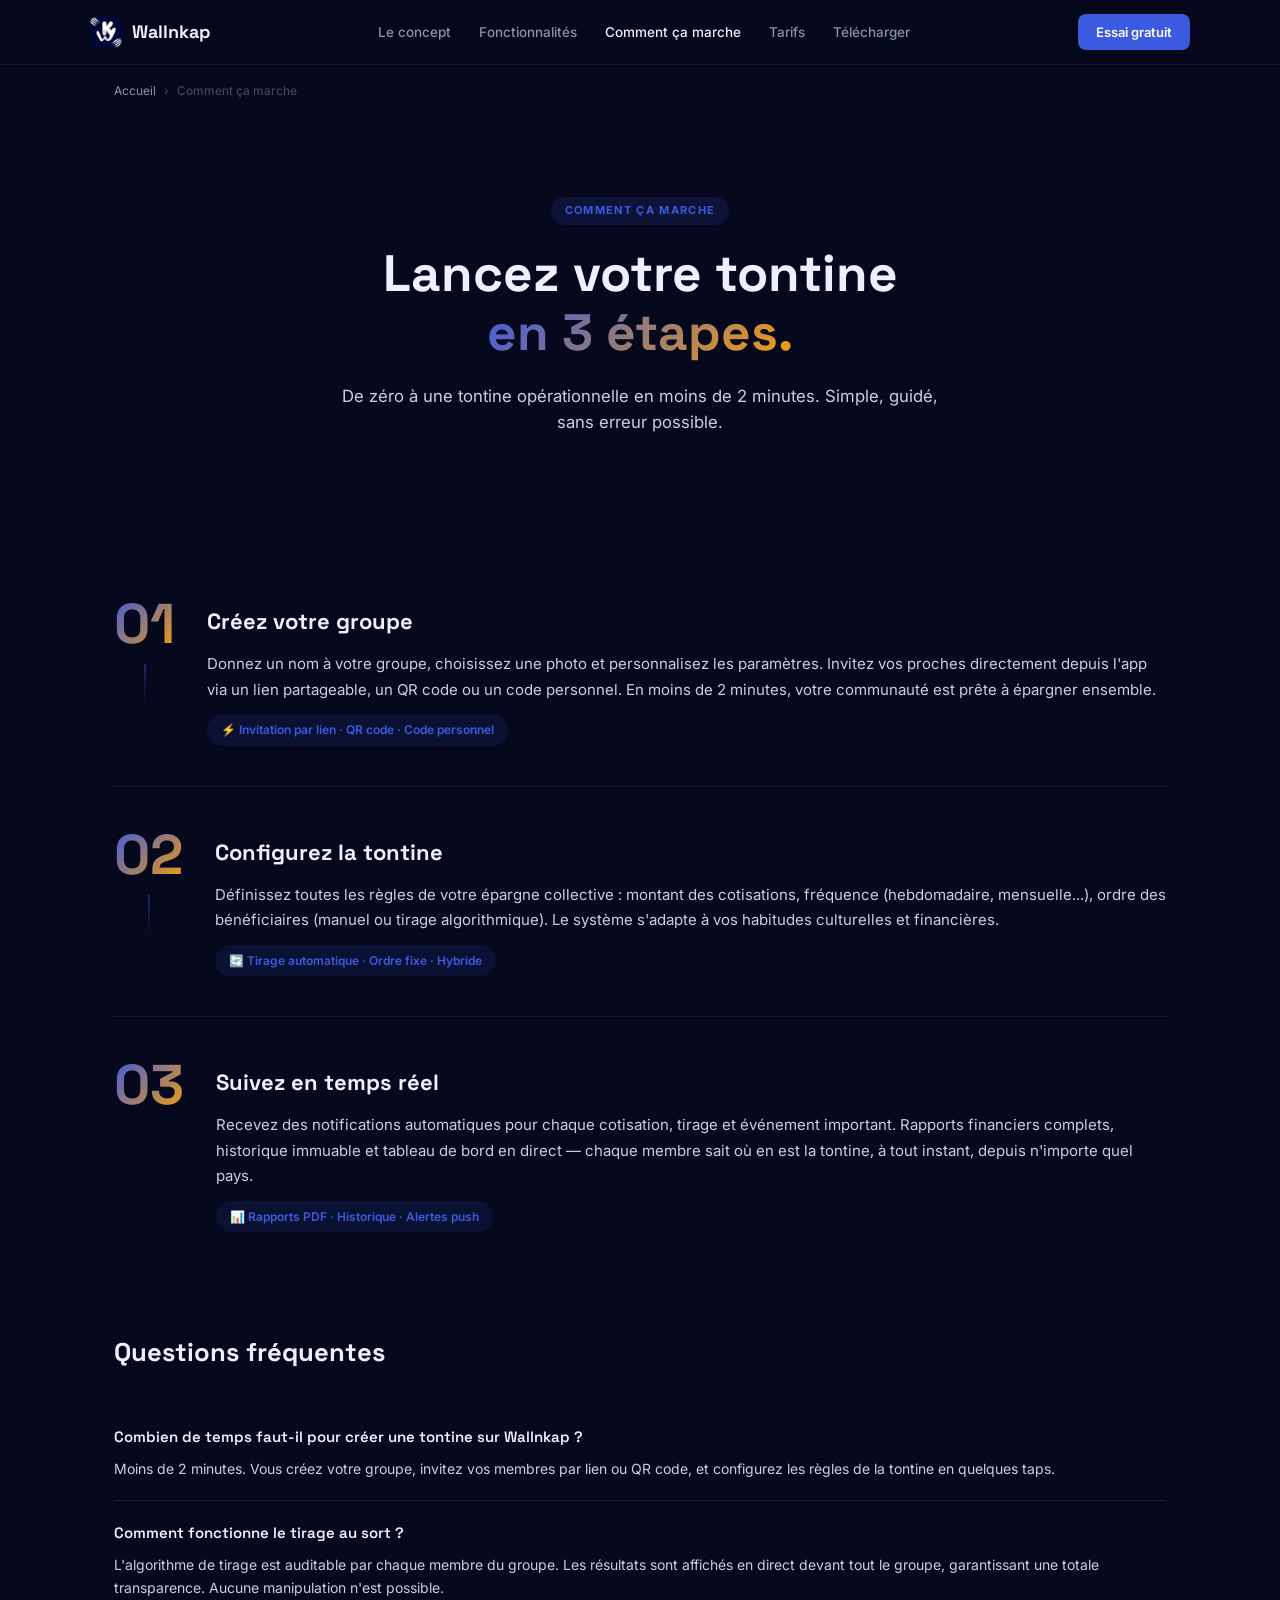
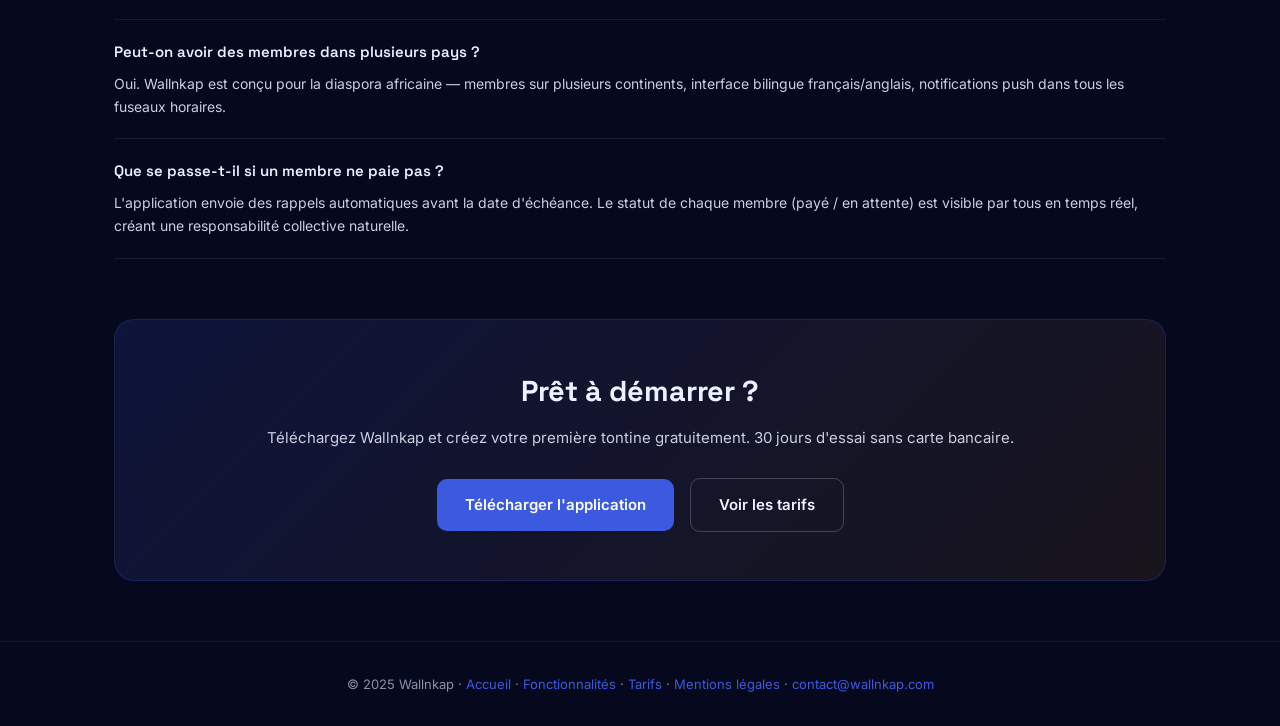
<file: comment-ca-marche.html>
<!DOCTYPE html>
<html lang="fr">
<head>
  <meta charset="UTF-8">
  <meta name="viewport" content="width=device-width, initial-scale=1.0">
  <title>Comment ça marche — Wallnkap | Lancez votre tontine en 3 étapes</title>
  <meta name="description" content="Créez votre groupe, configurez votre tontine et suivez tout en temps réel. Wallnkap vous guide en 3 étapes simples pour lancer votre épargne collective.">
  <meta name="robots" content="index, follow">
  <link rel="canonical" href="https://wallnkap.com/comment-ca-marche">
  <meta property="og:type" content="website">
  <meta property="og:url" content="https://wallnkap.com/comment-ca-marche">
  <meta property="og:site_name" content="Wallnkap">
  <meta property="og:title" content="Comment ça marche — Wallnkap | 3 étapes pour votre tontine">
  <meta property="og:description" content="Créez votre groupe, configurez la tontine, suivez en temps réel. Tontine digitale opérationnelle en moins de 2 minutes.">
  <meta property="og:image" content="https://wallnkap.com/images/banniere.png">
  <link rel="icon" href="/favicon.png">
  <link rel="preconnect" href="https://fonts.googleapis.com">
  <link rel="preconnect" href="https://fonts.gstatic.com" crossorigin>
  <link href="https://fonts.googleapis.com/css2?family=Space+Grotesk:wght@400;500;600;700;800&family=Inter:wght@300;400;500;600&display=swap" rel="stylesheet">
  <style>
    *,*::before,*::after{box-sizing:border-box;margin:0;padding:0}
    :root{
      --bg:#06091E;--bg2:#0D1230;--blue:#1A2FBE;--blue2:#3C5AE0;--gold:#F59E0B;
      --text:#EDF0FF;--muted:#8893A8;--silver:#C8D0E0;
      --grad:linear-gradient(135deg,#3C5AE0 0%,#F59E0B 100%);
    }
    html{scroll-behavior:smooth}
    body{background:var(--bg);color:var(--text);font-family:'Inter',sans-serif;line-height:1.6;min-height:100vh}
    nav{position:sticky;top:0;z-index:100;background:rgba(6,9,30,.92);backdrop-filter:blur(18px);border-bottom:1px solid rgba(255,255,255,.06);padding:0 24px}
    .nav-inner{max-width:1100px;margin:0 auto;height:64px;display:flex;align-items:center;justify-content:space-between}
    .nav-logo{display:flex;align-items:center;gap:10px;text-decoration:none;color:var(--text);font-family:'Space Grotesk',sans-serif;font-weight:700;font-size:18px}
    .nav-logo img{width:32px;height:32px;border-radius:8px;object-fit:cover}
    .nav-links{display:flex;gap:28px;list-style:none}
    .nav-links a{color:var(--muted);text-decoration:none;font-size:13.5px;font-weight:500;transition:color .2s}
    .nav-links a:hover,.nav-links a.active{color:var(--text)}
    .nav-cta{background:var(--blue2);color:#fff;padding:8px 18px;border-radius:8px;font-size:13px;font-weight:600;text-decoration:none}
    .page-hero{padding:80px 24px 60px;text-align:center;max-width:800px;margin:0 auto}
    .s-label{display:inline-block;font-size:11px;font-weight:700;letter-spacing:.12em;text-transform:uppercase;color:var(--blue2);background:rgba(60,90,224,.12);padding:5px 14px;border-radius:20px;margin-bottom:20px}
    .page-title{font-family:'Space Grotesk',sans-serif;font-weight:800;font-size:clamp(2rem,5vw,3.2rem);line-height:1.15;margin-bottom:20px}
    .grad{background:var(--grad);-webkit-background-clip:text;-webkit-text-fill-color:transparent;background-clip:text}
    .page-desc{font-size:1.05rem;color:var(--silver);max-width:600px;margin:0 auto}
    .section{max-width:1100px;margin:0 auto;padding:60px 24px}
    .breadcrumb{display:flex;align-items:center;gap:8px;font-size:12px;color:var(--muted);padding:16px 24px;max-width:1100px;margin:0 auto}
    .breadcrumb a{color:var(--muted);text-decoration:none}
    .breadcrumb span{opacity:.5}

    /* STEPS */
    .steps{display:flex;flex-direction:column;gap:0;margin-bottom:60px}
    .step{display:flex;gap:32px;padding:40px 0;border-bottom:1px solid rgba(255,255,255,.06);align-items:flex-start}
    .step:last-child{border-bottom:none}
    .step-left{flex-shrink:0;display:flex;flex-direction:column;align-items:center;gap:12px}
    .step-num{font-family:'Space Grotesk',sans-serif;font-weight:800;font-size:56px;background:var(--grad);-webkit-background-clip:text;-webkit-text-fill-color:transparent;background-clip:text;line-height:1}
    .step-line{width:2px;height:40px;background:linear-gradient(to bottom,rgba(60,90,224,.4),transparent)}
    .step:last-child .step-line{display:none}
    .step-body{flex:1;padding-top:8px}
    .step-title{font-family:'Space Grotesk',sans-serif;font-weight:700;font-size:22px;margin-bottom:12px}
    .step-desc{font-size:15px;color:var(--silver);line-height:1.7;margin-bottom:12px}
    .step-micro{font-size:12px;color:var(--blue2);font-weight:600;background:rgba(60,90,224,.1);padding:6px 14px;border-radius:20px;display:inline-block}
    .step-icon{width:56px;height:56px;border-radius:16px;display:flex;align-items:center;justify-content:center}
    .si-1{background:rgba(60,90,224,.15)}
    .si-2{background:rgba(245,158,11,.12)}
    .si-3{background:rgba(34,197,94,.1)}

    /* FAQ */
    .faq{margin-bottom:60px}
    .faq-title{font-family:'Space Grotesk',sans-serif;font-weight:800;font-size:1.6rem;margin-bottom:32px}
    .faq-item{border-bottom:1px solid rgba(255,255,255,.07);padding:20px 0}
    .faq-q{font-family:'Space Grotesk',sans-serif;font-weight:600;font-size:15px;margin-bottom:8px}
    .faq-a{font-size:14px;color:var(--silver);line-height:1.65}

    .cta-block{background:linear-gradient(135deg,rgba(60,90,224,.15),rgba(245,158,11,.08));border:1px solid rgba(60,90,224,.2);border-radius:20px;padding:48px 32px;text-align:center}
    .cta-title{font-family:'Space Grotesk',sans-serif;font-weight:800;font-size:1.8rem;margin-bottom:12px}
    .cta-desc{color:var(--silver);margin-bottom:28px;font-size:15px}
    .btn-primary{display:inline-flex;align-items:center;gap:8px;background:var(--blue2);color:#fff;padding:14px 28px;border-radius:10px;font-size:15px;font-weight:600;text-decoration:none;transition:transform .2s,opacity .2s}
    .btn-primary:hover{transform:translateY(-2px);opacity:.9}
    .btn-ghost{display:inline-flex;align-items:center;gap:8px;border:1px solid rgba(255,255,255,.2);color:var(--text);padding:14px 28px;border-radius:10px;font-size:15px;font-weight:600;text-decoration:none;margin-left:12px}
    footer{border-top:1px solid rgba(255,255,255,.06);padding:32px 24px;text-align:center;color:var(--muted);font-size:13px}
    footer a{color:var(--blue2);text-decoration:none}
    @media(max-width:768px){.nav-links{display:none}.step{flex-direction:column;gap:16px}.step-left{flex-direction:row}.step-line{display:none}.btn-ghost{margin-left:0;margin-top:12px}}
  </style>
  <script type="application/ld+json">
  {
    "@context": "https://schema.org",
    "@graph": [
      {
        "@type": "HowTo",
        "name": "Comment lancer sa tontine avec Wallnkap",
        "description": "Guide en 3 étapes pour créer et gérer une tontine digitale avec l'application Wallnkap.",
        "step": [
          {
            "@type": "HowToStep",
            "position": 1,
            "name": "Créez votre groupe",
            "text": "Donnez un nom à votre groupe, personnalisez-le et invitez vos proches via un lien ou un code unique. En moins de 2 minutes, votre communauté est prête."
          },
          {
            "@type": "HowToStep",
            "position": 2,
            "name": "Configurez la tontine",
            "text": "Définissez les règles : montant des cotisations, fréquence, ordre des bénéficiaires (manuel ou tirage algorithmique)."
          },
          {
            "@type": "HowToStep",
            "position": 3,
            "name": "Suivez en temps réel",
            "text": "Notifications automatiques, rappels de cotisation, rapports financiers complets et historique immuable."
          }
        ]
      },
      {
        "@type": "FAQPage",
        "mainEntity": [
          {
            "@type": "Question",
            "name": "Combien de temps faut-il pour créer une tontine sur Wallnkap ?",
            "acceptedAnswer": {"@type": "Answer", "text": "Moins de 2 minutes. Vous créez votre groupe, invitez vos membres par lien ou QR code, et configurez les règles de la tontine en quelques taps."}
          },
          {
            "@type": "Question",
            "name": "Comment fonctionne le tirage au sort sur Wallnkap ?",
            "acceptedAnswer": {"@type": "Answer", "text": "L'algorithme de tirage est auditable par chaque membre du groupe. Les résultats sont affichés en direct devant tout le groupe, garantissant une totale transparence."}
          },
          {
            "@type": "Question",
            "name": "Wallnkap est-il disponible sur iOS et Android ?",
            "acceptedAnswer": {"@type": "Answer", "text": "Oui, Wallnkap est disponible sur l'App Store (iOS) et Google Play (Android). L'interface est bilingue français/anglais."}
          }
        ]
      },
      {
        "@type": "WebPage",
        "@id": "https://wallnkap.com/comment-ca-marche",
        "url": "https://wallnkap.com/comment-ca-marche",
        "name": "Comment ça marche — Wallnkap | 3 étapes pour votre tontine",
        "isPartOf": {"@id": "https://wallnkap.com/#website"},
        "inLanguage": "fr-FR",
        "breadcrumb": {
          "@type": "BreadcrumbList",
          "itemListElement": [
            {"@type": "ListItem", "position": 1, "name": "Accueil", "item": "https://wallnkap.com/"},
            {"@type": "ListItem", "position": 2, "name": "Comment ça marche", "item": "https://wallnkap.com/comment-ca-marche"}
          ]
        }
      }
    ]
  }
  </script>
</head>
<body>
  <nav>
    <div class="nav-inner">
      <a href="/" class="nav-logo">
        <img src="/images/logo.jpg" alt="Wallnkap">
        Wallnkap
      </a>
      <ul class="nav-links">
        <li><a href="/concept">Le concept</a></li>
        <li><a href="/fonctionnalites">Fonctionnalités</a></li>
        <li><a href="/comment-ca-marche" class="active">Comment ça marche</a></li>
        <li><a href="/tarifs">Tarifs</a></li>
        <li><a href="/telecharger">Télécharger</a></li>
      </ul>
      <a href="/telecharger" class="nav-cta">Essai gratuit</a>
    </div>
  </nav>

  <div class="breadcrumb">
    <a href="/">Accueil</a>
    <span>›</span>
    <span>Comment ça marche</span>
  </div>

  <div class="page-hero">
    <span class="s-label">Comment ça marche</span>
    <h1 class="page-title">Lancez votre tontine<br><span class="grad">en 3 étapes.</span></h1>
    <p class="page-desc">De zéro à une tontine opérationnelle en moins de 2 minutes. Simple, guidé, sans erreur possible.</p>
  </div>

  <div class="section">
    <div class="steps">
      <div class="step">
        <div class="step-left">
          <div class="step-num">01</div>
          <div class="step-line"></div>
        </div>
        <div class="step-body">
          <div class="step-title">Créez votre groupe</div>
          <p class="step-desc">Donnez un nom à votre groupe, choisissez une photo et personnalisez les paramètres. Invitez vos proches directement depuis l'app via un lien partageable, un QR code ou un code personnel. En moins de 2 minutes, votre communauté est prête à épargner ensemble.</p>
          <span class="step-micro">⚡ Invitation par lien · QR code · Code personnel</span>
        </div>
      </div>
      <div class="step">
        <div class="step-left">
          <div class="step-num">02</div>
          <div class="step-line"></div>
        </div>
        <div class="step-body">
          <div class="step-title">Configurez la tontine</div>
          <p class="step-desc">Définissez toutes les règles de votre épargne collective : montant des cotisations, fréquence (hebdomadaire, mensuelle...), ordre des bénéficiaires (manuel ou tirage algorithmique). Le système s'adapte à vos habitudes culturelles et financières.</p>
          <span class="step-micro">🔄 Tirage automatique · Ordre fixe · Hybride</span>
        </div>
      </div>
      <div class="step">
        <div class="step-left">
          <div class="step-num">03</div>
        </div>
        <div class="step-body">
          <div class="step-title">Suivez en temps réel</div>
          <p class="step-desc">Recevez des notifications automatiques pour chaque cotisation, tirage et événement important. Rapports financiers complets, historique immuable et tableau de bord en direct — chaque membre sait où en est la tontine, à tout instant, depuis n'importe quel pays.</p>
          <span class="step-micro">📊 Rapports PDF · Historique · Alertes push</span>
        </div>
      </div>
    </div>

    <div class="faq">
      <h2 class="faq-title">Questions fréquentes</h2>
      <div class="faq-item">
        <div class="faq-q">Combien de temps faut-il pour créer une tontine sur Wallnkap ?</div>
        <div class="faq-a">Moins de 2 minutes. Vous créez votre groupe, invitez vos membres par lien ou QR code, et configurez les règles de la tontine en quelques taps.</div>
      </div>
      <div class="faq-item">
        <div class="faq-q">Comment fonctionne le tirage au sort ?</div>
        <div class="faq-a">L'algorithme de tirage est auditable par chaque membre du groupe. Les résultats sont affichés en direct devant tout le groupe, garantissant une totale transparence. Aucune manipulation n'est possible.</div>
      </div>
      <div class="faq-item">
        <div class="faq-q">Peut-on avoir des membres dans plusieurs pays ?</div>
        <div class="faq-a">Oui. Wallnkap est conçu pour la diaspora africaine — membres sur plusieurs continents, interface bilingue français/anglais, notifications push dans tous les fuseaux horaires.</div>
      </div>
      <div class="faq-item">
        <div class="faq-q">Que se passe-t-il si un membre ne paie pas ?</div>
        <div class="faq-a">L'application envoie des rappels automatiques avant la date d'échéance. Le statut de chaque membre (payé / en attente) est visible par tous en temps réel, créant une responsabilité collective naturelle.</div>
      </div>
    </div>

    <div class="cta-block">
      <h2 class="cta-title">Prêt à démarrer ?</h2>
      <p class="cta-desc">Téléchargez Wallnkap et créez votre première tontine gratuitement. 30 jours d'essai sans carte bancaire.</p>
      <a href="/telecharger" class="btn-primary">Télécharger l'application</a>
      <a href="/tarifs" class="btn-ghost">Voir les tarifs</a>
    </div>
  </div>

  <footer>
    <p>&copy; 2025 Wallnkap · <a href="/">Accueil</a> · <a href="/fonctionnalites">Fonctionnalités</a> · <a href="/tarifs">Tarifs</a> · <a href="/#legal">Mentions légales</a> · <a href="mailto:contact@wallnkap.com">contact@wallnkap.com</a></p>
  </footer>
</body>
</html>
</file>
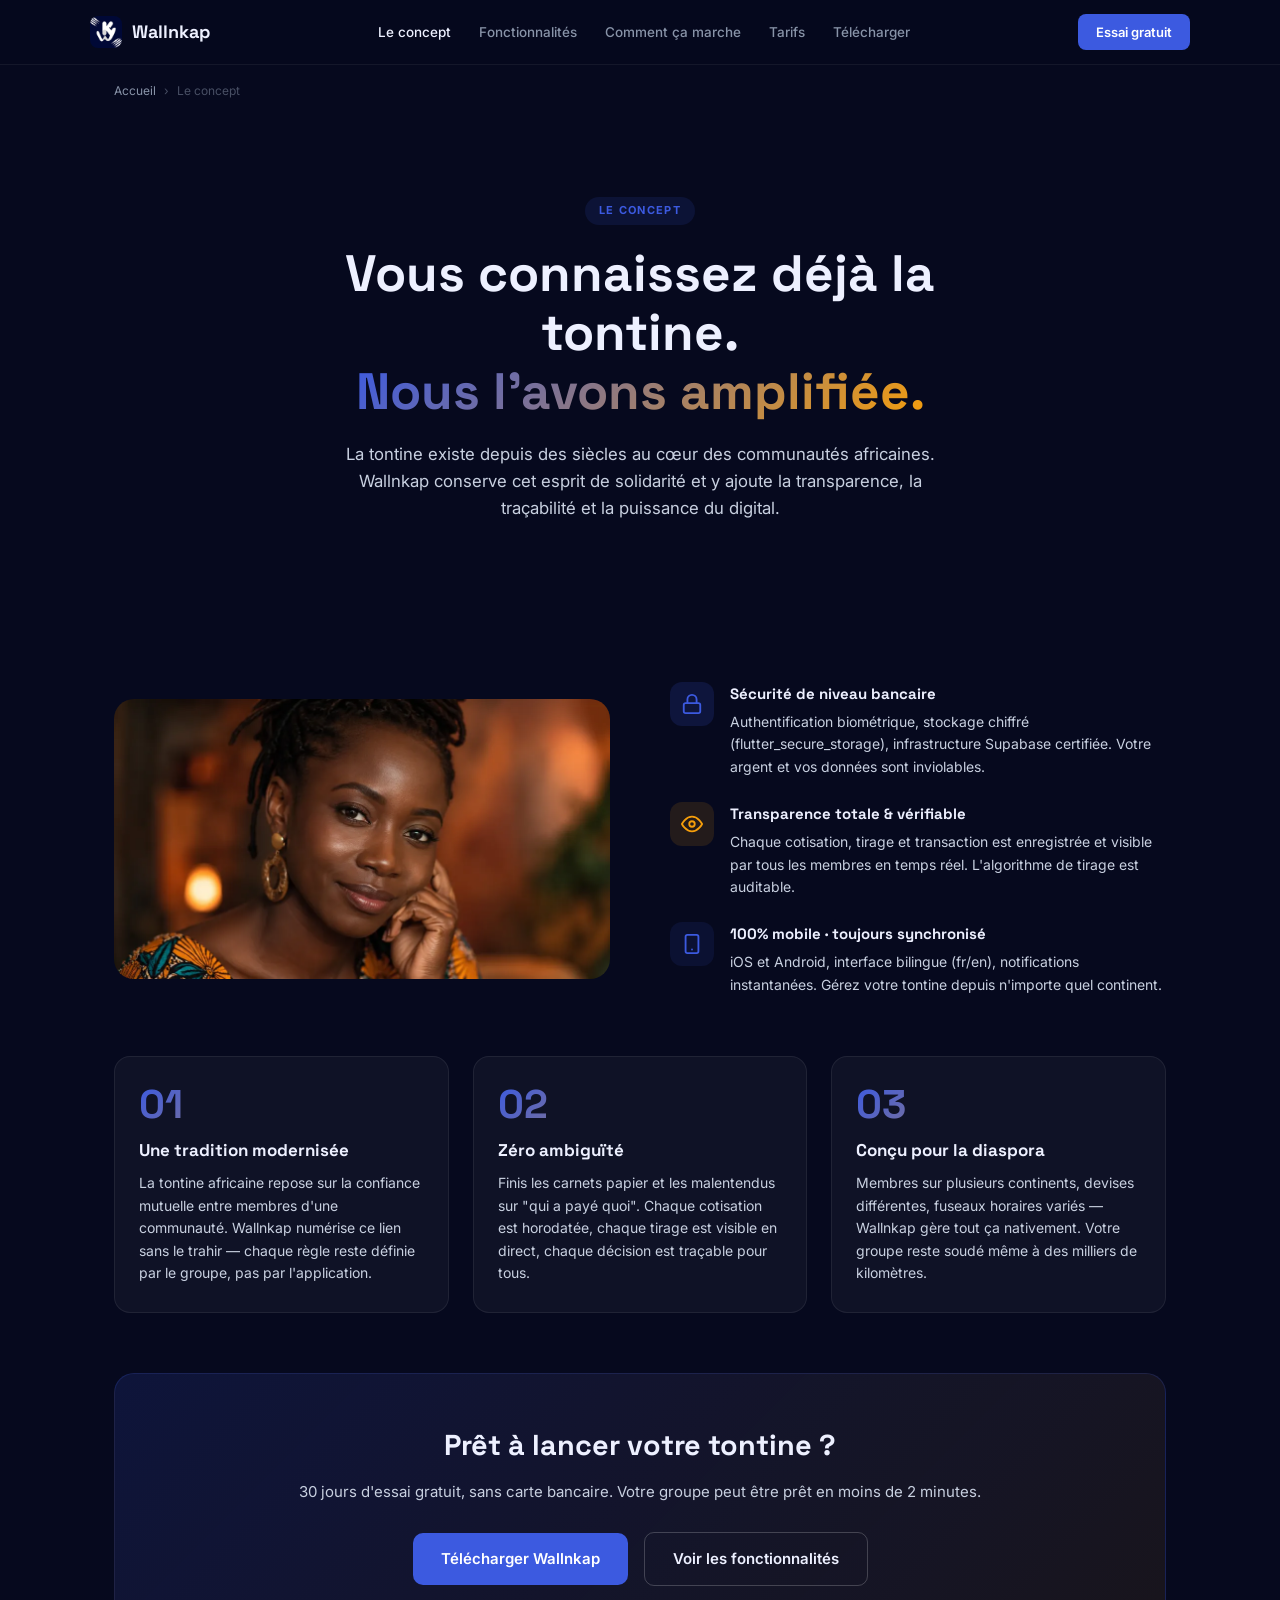
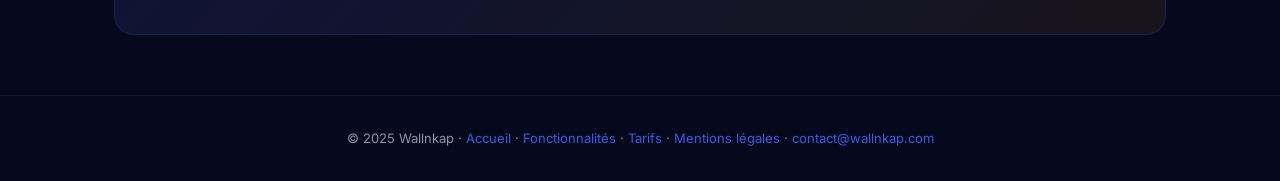
<file: concept.html>
<!DOCTYPE html>
<html lang="fr">
<head>
  <meta charset="UTF-8">
  <meta name="viewport" content="width=device-width, initial-scale=1.0">
  <title>Le Concept Wallnkap — Tontine Digitale & Épargne Rotative Africaine</title>
  <meta name="description" content="Découvrez comment Wallnkap modernise la tontine africaine. Sécurité bancaire, transparence totale, 100% mobile. La tontine digitale pour votre communauté.">
  <meta name="robots" content="index, follow">
  <link rel="canonical" href="https://wallnkap.com/concept">
  <meta property="og:type" content="website">
  <meta property="og:url" content="https://wallnkap.com/concept">
  <meta property="og:site_name" content="Wallnkap">
  <meta property="og:title" content="Le Concept Wallnkap — Tontine Digitale Moderne">
  <meta property="og:description" content="Wallnkap conserve l'esprit de solidarité de la tontine africaine et y ajoute transparence, traçabilité et puissance du digital.">
  <meta property="og:image" content="https://wallnkap.com/images/banniere.png">
  <link rel="icon" href="/favicon.png">
  <link rel="preconnect" href="https://fonts.googleapis.com">
  <link rel="preconnect" href="https://fonts.gstatic.com" crossorigin>
  <link href="https://fonts.googleapis.com/css2?family=Space+Grotesk:wght@400;500;600;700;800&family=Inter:wght@300;400;500;600&display=swap" rel="stylesheet">
  <style>
    *,*::before,*::after{box-sizing:border-box;margin:0;padding:0}
    :root{
      --bg:#06091E;--bg2:#0D1230;--blue:#1A2FBE;--blue2:#3C5AE0;--gold:#F59E0B;
      --text:#EDF0FF;--muted:#8893A8;--silver:#C8D0E0;
      --grad:linear-gradient(135deg,#3C5AE0 0%,#F59E0B 100%);
    }
    html{scroll-behavior:smooth}
    body{background:var(--bg);color:var(--text);font-family:'Inter',sans-serif;font-weight:400;line-height:1.6;min-height:100vh}

    /* NAV */
    nav{position:sticky;top:0;z-index:100;background:rgba(6,9,30,.92);backdrop-filter:blur(18px);border-bottom:1px solid rgba(255,255,255,.06);padding:0 24px}
    .nav-inner{max-width:1100px;margin:0 auto;height:64px;display:flex;align-items:center;justify-content:space-between;gap:20px}
    .nav-logo{display:flex;align-items:center;gap:10px;text-decoration:none;color:var(--text);font-family:'Space Grotesk',sans-serif;font-weight:700;font-size:18px}
    .nav-logo img{width:32px;height:32px;border-radius:8px;object-fit:cover}
    .nav-links{display:flex;gap:28px;list-style:none}
    .nav-links a{color:var(--muted);text-decoration:none;font-size:13.5px;font-weight:500;transition:color .2s}
    .nav-links a:hover,.nav-links a.active{color:var(--text)}
    .nav-cta{background:var(--blue2);color:#fff;padding:8px 18px;border-radius:8px;font-size:13px;font-weight:600;text-decoration:none;transition:opacity .2s}
    .nav-cta:hover{opacity:.85}

    /* HERO SECTION */
    .page-hero{padding:80px 24px 60px;text-align:center;max-width:800px;margin:0 auto}
    .s-label{display:inline-block;font-size:11px;font-weight:700;letter-spacing:.12em;text-transform:uppercase;color:var(--blue2);background:rgba(60,90,224,.12);padding:5px 14px;border-radius:20px;margin-bottom:20px}
    .page-title{font-family:'Space Grotesk',sans-serif;font-weight:800;font-size:clamp(2rem,5vw,3.2rem);line-height:1.15;margin-bottom:20px}
    .grad{background:var(--grad);-webkit-background-clip:text;-webkit-text-fill-color:transparent;background-clip:text}
    .page-desc{font-size:1.05rem;color:var(--silver);max-width:600px;margin:0 auto 40px}

    /* CONTENT */
    .section{max-width:1100px;margin:0 auto;padding:60px 24px}

    /* CONCEPT POINTS */
    .concept-intro{display:grid;grid-template-columns:1fr 1fr;gap:60px;align-items:center;margin-bottom:60px}
    .concept-intro img{width:100%;border-radius:20px;object-fit:cover;max-height:420px}
    .cp-list{display:flex;flex-direction:column;gap:24px}
    .cp{display:flex;gap:16px;align-items:flex-start}
    .cp-icon{width:44px;height:44px;border-radius:12px;display:flex;align-items:center;justify-content:center;flex-shrink:0}
    .ci-b{background:rgba(60,90,224,.15)}
    .ci-gold{background:rgba(245,158,11,.12)}
    .ci-l{background:rgba(60,90,224,.1)}
    .cp-title{font-family:'Space Grotesk',sans-serif;font-weight:700;font-size:15px;margin-bottom:5px}
    .cp-desc{font-size:14px;color:var(--silver);line-height:1.6}

    /* PILIERS */
    .pillars{display:grid;grid-template-columns:repeat(auto-fit,minmax(280px,1fr));gap:24px;margin-bottom:60px}
    .pillar{background:rgba(255,255,255,.04);border:1px solid rgba(255,255,255,.07);border-radius:16px;padding:28px 24px}
    .pillar-num{font-family:'Space Grotesk',sans-serif;font-weight:800;font-size:40px;background:var(--grad);-webkit-background-clip:text;-webkit-text-fill-color:transparent;background-clip:text;line-height:1;margin-bottom:12px}
    .pillar-title{font-family:'Space Grotesk',sans-serif;font-weight:700;font-size:17px;margin-bottom:8px}
    .pillar-desc{font-size:14px;color:var(--silver);line-height:1.6}

    /* CTA */
    .cta-block{background:linear-gradient(135deg,rgba(60,90,224,.15),rgba(245,158,11,.08));border:1px solid rgba(60,90,224,.2);border-radius:20px;padding:48px 32px;text-align:center}
    .cta-title{font-family:'Space Grotesk',sans-serif;font-weight:800;font-size:1.8rem;margin-bottom:12px}
    .cta-desc{color:var(--silver);margin-bottom:28px;font-size:15px}
    .btn-primary{display:inline-flex;align-items:center;gap:8px;background:var(--blue2);color:#fff;padding:14px 28px;border-radius:10px;font-size:15px;font-weight:600;text-decoration:none;transition:transform .2s,opacity .2s}
    .btn-primary:hover{transform:translateY(-2px);opacity:.9}
    .btn-ghost{display:inline-flex;align-items:center;gap:8px;border:1px solid rgba(255,255,255,.2);color:var(--text);padding:14px 28px;border-radius:10px;font-size:15px;font-weight:600;text-decoration:none;margin-left:12px;transition:border-color .2s}
    .btn-ghost:hover{border-color:rgba(255,255,255,.4)}

    /* FOOTER */
    footer{border-top:1px solid rgba(255,255,255,.06);padding:32px 24px;text-align:center;color:var(--muted);font-size:13px}
    footer a{color:var(--blue2);text-decoration:none}
    .breadcrumb{display:flex;align-items:center;gap:8px;font-size:12px;color:var(--muted);padding:16px 24px;max-width:1100px;margin:0 auto}
    .breadcrumb a{color:var(--muted);text-decoration:none}
    .breadcrumb a:hover{color:var(--text)}
    .breadcrumb span{opacity:.5}

    @media(max-width:768px){
      .concept-intro{grid-template-columns:1fr}
      .concept-intro img{display:none}
      .nav-links{display:none}
    }
  </style>
  <script type="application/ld+json">
  {
    "@context": "https://schema.org",
    "@graph": [
      {
        "@type": "WebPage",
        "@id": "https://wallnkap.com/concept",
        "url": "https://wallnkap.com/concept",
        "name": "Le Concept Wallnkap — Tontine Digitale & Épargne Rotative Africaine",
        "description": "Découvrez comment Wallnkap modernise la tontine africaine avec sécurité bancaire, transparence totale et technologie mobile.",
        "isPartOf": {"@id": "https://wallnkap.com/#website"},
        "about": {"@id": "https://wallnkap.com/#app"},
        "inLanguage": "fr-FR",
        "breadcrumb": {
          "@type": "BreadcrumbList",
          "itemListElement": [
            {"@type": "ListItem", "position": 1, "name": "Accueil", "item": "https://wallnkap.com/"},
            {"@type": "ListItem", "position": 2, "name": "Le concept", "item": "https://wallnkap.com/concept"}
          ]
        }
      }
    ]
  }
  </script>
</head>
<body>
  <nav>
    <div class="nav-inner">
      <a href="/" class="nav-logo">
        <img src="/images/logo.jpg" alt="Wallnkap">
        Wallnkap
      </a>
      <ul class="nav-links">
        <li><a href="/concept" class="active">Le concept</a></li>
        <li><a href="/fonctionnalites">Fonctionnalités</a></li>
        <li><a href="/comment-ca-marche">Comment ça marche</a></li>
        <li><a href="/tarifs">Tarifs</a></li>
        <li><a href="/telecharger">Télécharger</a></li>
      </ul>
      <a href="/telecharger" class="nav-cta">Essai gratuit</a>
    </div>
  </nav>

  <div class="breadcrumb">
    <a href="/">Accueil</a>
    <span>›</span>
    <span>Le concept</span>
  </div>

  <div class="page-hero">
    <span class="s-label">Le concept</span>
    <h1 class="page-title">Vous connaissez déjà la tontine.<br><span class="grad">Nous l'avons amplifiée.</span></h1>
    <p class="page-desc">La tontine existe depuis des siècles au cœur des communautés africaines. Wallnkap conserve cet esprit de solidarité et y ajoute la transparence, la traçabilité et la puissance du digital.</p>
  </div>

  <div class="section">
    <div class="concept-intro">
      <img src="/images/thinking.webp" alt="Femme souriante — Wallnkap tontine digitale" loading="lazy">
      <div class="cp-list">
        <div class="cp">
          <div class="cp-icon ci-b">
            <svg width="22" height="22" viewBox="0 0 24 24" fill="none" stroke="var(--blue2)" stroke-width="2" stroke-linecap="round" stroke-linejoin="round"><rect x="3" y="11" width="18" height="11" rx="2"/><path d="M7 11V7a5 5 0 0 1 10 0v4"/></svg>
          </div>
          <div>
            <div class="cp-title">Sécurité de niveau bancaire</div>
            <div class="cp-desc">Authentification biométrique, stockage chiffré (flutter_secure_storage), infrastructure Supabase certifiée. Votre argent et vos données sont inviolables.</div>
          </div>
        </div>
        <div class="cp">
          <div class="cp-icon ci-gold">
            <svg width="22" height="22" viewBox="0 0 24 24" fill="none" stroke="var(--gold)" stroke-width="2" stroke-linecap="round" stroke-linejoin="round"><path d="M1 12s4-8 11-8 11 8 11 8-4 8-11 8-11-8-11-8z"/><circle cx="12" cy="12" r="3"/></svg>
          </div>
          <div>
            <div class="cp-title">Transparence totale & vérifiable</div>
            <div class="cp-desc">Chaque cotisation, tirage et transaction est enregistrée et visible par tous les membres en temps réel. L'algorithme de tirage est auditable.</div>
          </div>
        </div>
        <div class="cp">
          <div class="cp-icon ci-l">
            <svg width="22" height="22" viewBox="0 0 24 24" fill="none" stroke="var(--blue2)" stroke-width="2" stroke-linecap="round" stroke-linejoin="round"><rect x="5" y="2" width="14" height="20" rx="2"/><path d="M12 18h.01"/></svg>
          </div>
          <div>
            <div class="cp-title">100% mobile · toujours synchronisé</div>
            <div class="cp-desc">iOS et Android, interface bilingue (fr/en), notifications instantanées. Gérez votre tontine depuis n'importe quel continent.</div>
          </div>
        </div>
      </div>
    </div>

    <div class="pillars">
      <div class="pillar">
        <div class="pillar-num">01</div>
        <div class="pillar-title">Une tradition modernisée</div>
        <div class="pillar-desc">La tontine africaine repose sur la confiance mutuelle entre membres d'une communauté. Wallnkap numérise ce lien sans le trahir — chaque règle reste définie par le groupe, pas par l'application.</div>
      </div>
      <div class="pillar">
        <div class="pillar-num">02</div>
        <div class="pillar-title">Zéro ambiguïté</div>
        <div class="pillar-desc">Finis les carnets papier et les malentendus sur "qui a payé quoi". Chaque cotisation est horodatée, chaque tirage est visible en direct, chaque décision est traçable pour tous.</div>
      </div>
      <div class="pillar">
        <div class="pillar-num">03</div>
        <div class="pillar-title">Conçu pour la diaspora</div>
        <div class="pillar-desc">Membres sur plusieurs continents, devises différentes, fuseaux horaires variés — Wallnkap gère tout ça nativement. Votre groupe reste soudé même à des milliers de kilomètres.</div>
      </div>
    </div>

    <div class="cta-block">
      <h2 class="cta-title">Prêt à lancer votre tontine ?</h2>
      <p class="cta-desc">30 jours d'essai gratuit, sans carte bancaire. Votre groupe peut être prêt en moins de 2 minutes.</p>
      <a href="/telecharger" class="btn-primary">Télécharger Wallnkap</a>
      <a href="/fonctionnalites" class="btn-ghost">Voir les fonctionnalités</a>
    </div>
  </div>

  <footer>
    <p>&copy; 2025 Wallnkap · <a href="/">Accueil</a> · <a href="/fonctionnalites">Fonctionnalités</a> · <a href="/tarifs">Tarifs</a> · <a href="/#legal">Mentions légales</a> · <a href="mailto:contact@wallnkap.com">contact@wallnkap.com</a></p>
  </footer>
</body>
</html>
</file>
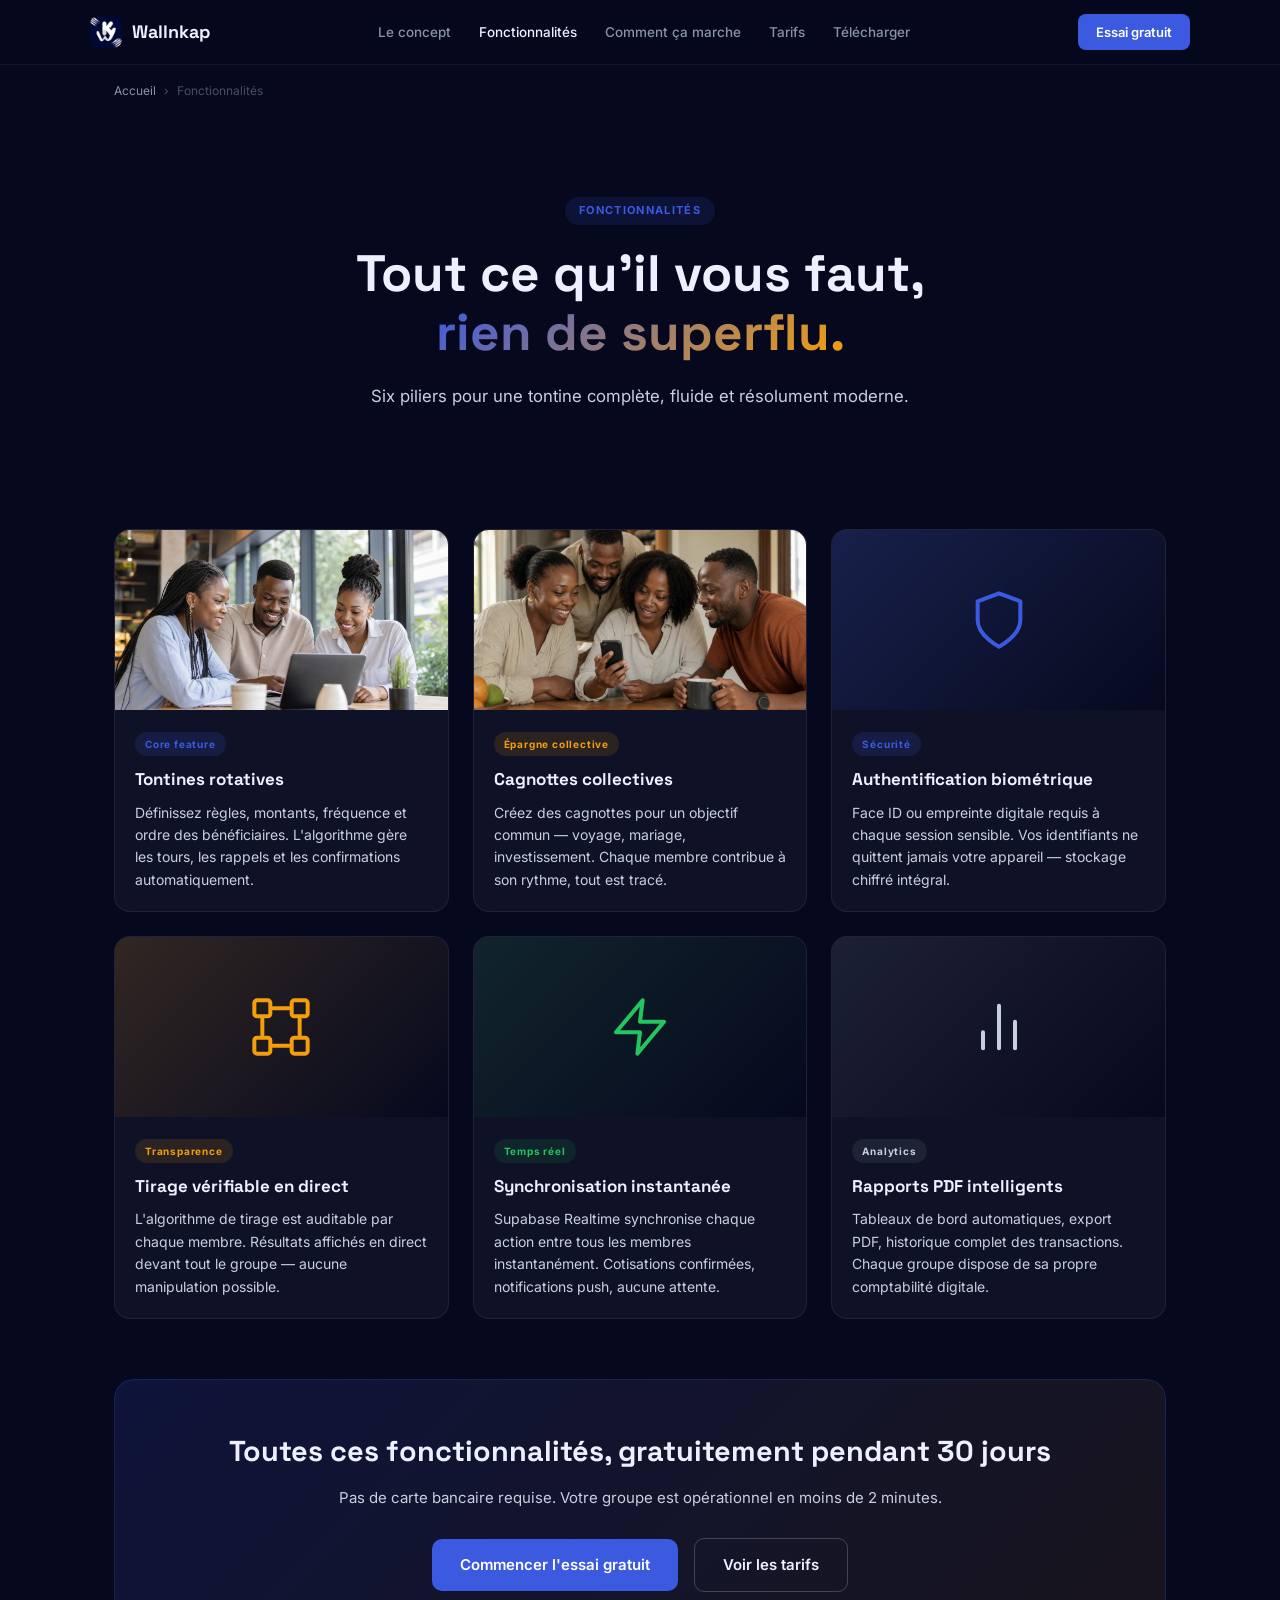
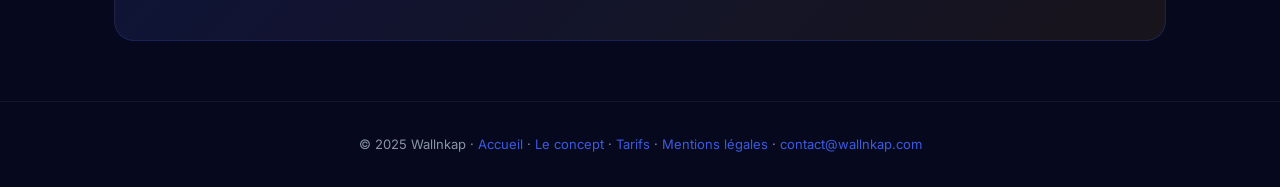
<file: fonctionnalites.html>
<!DOCTYPE html>
<html lang="fr">
<head>
  <meta charset="UTF-8">
  <meta name="viewport" content="width=device-width, initial-scale=1.0">
  <title>Fonctionnalités Wallnkap — Tontines, Cagnottes, Tirages en direct, Rapports PDF</title>
  <meta name="description" content="Tontines rotatives, cagnottes collectives, tirage vérifiable en direct, sécurité biométrique, rapports PDF automatiques. Toutes les fonctionnalités de Wallnkap.">
  <meta name="robots" content="index, follow">
  <link rel="canonical" href="https://wallnkap.com/fonctionnalites">
  <meta property="og:type" content="website">
  <meta property="og:url" content="https://wallnkap.com/fonctionnalites">
  <meta property="og:site_name" content="Wallnkap">
  <meta property="og:title" content="Fonctionnalités Wallnkap — Tout pour gérer votre tontine">
  <meta property="og:description" content="6 fonctionnalités clés : tontines rotatives, cagnottes, tirages en direct, sécurité biométrique, rapports PDF, notifications temps réel.">
  <meta property="og:image" content="https://wallnkap.com/images/banniere.png">
  <link rel="icon" href="/favicon.png">
  <link rel="preconnect" href="https://fonts.googleapis.com">
  <link rel="preconnect" href="https://fonts.gstatic.com" crossorigin>
  <link href="https://fonts.googleapis.com/css2?family=Space+Grotesk:wght@400;500;600;700;800&family=Inter:wght@300;400;500;600&display=swap" rel="stylesheet">
  <style>
    *,*::before,*::after{box-sizing:border-box;margin:0;padding:0}
    :root{
      --bg:#06091E;--bg2:#0D1230;--blue:#1A2FBE;--blue2:#3C5AE0;--gold:#F59E0B;
      --text:#EDF0FF;--muted:#8893A8;--silver:#C8D0E0;
      --grad:linear-gradient(135deg,#3C5AE0 0%,#F59E0B 100%);
    }
    html{scroll-behavior:smooth}
    body{background:var(--bg);color:var(--text);font-family:'Inter',sans-serif;font-weight:400;line-height:1.6;min-height:100vh}
    nav{position:sticky;top:0;z-index:100;background:rgba(6,9,30,.92);backdrop-filter:blur(18px);border-bottom:1px solid rgba(255,255,255,.06);padding:0 24px}
    .nav-inner{max-width:1100px;margin:0 auto;height:64px;display:flex;align-items:center;justify-content:space-between;gap:20px}
    .nav-logo{display:flex;align-items:center;gap:10px;text-decoration:none;color:var(--text);font-family:'Space Grotesk',sans-serif;font-weight:700;font-size:18px}
    .nav-logo img{width:32px;height:32px;border-radius:8px;object-fit:cover}
    .nav-links{display:flex;gap:28px;list-style:none}
    .nav-links a{color:var(--muted);text-decoration:none;font-size:13.5px;font-weight:500;transition:color .2s}
    .nav-links a:hover,.nav-links a.active{color:var(--text)}
    .nav-cta{background:var(--blue2);color:#fff;padding:8px 18px;border-radius:8px;font-size:13px;font-weight:600;text-decoration:none;transition:opacity .2s}
    .nav-cta:hover{opacity:.85}
    .page-hero{padding:80px 24px 60px;text-align:center;max-width:800px;margin:0 auto}
    .s-label{display:inline-block;font-size:11px;font-weight:700;letter-spacing:.12em;text-transform:uppercase;color:var(--blue2);background:rgba(60,90,224,.12);padding:5px 14px;border-radius:20px;margin-bottom:20px}
    .page-title{font-family:'Space Grotesk',sans-serif;font-weight:800;font-size:clamp(2rem,5vw,3.2rem);line-height:1.15;margin-bottom:20px}
    .grad{background:var(--grad);-webkit-background-clip:text;-webkit-text-fill-color:transparent;background-clip:text}
    .page-desc{font-size:1.05rem;color:var(--silver);max-width:600px;margin:0 auto}
    .section{max-width:1100px;margin:0 auto;padding:60px 24px}
    .feat-grid{display:grid;grid-template-columns:repeat(auto-fit,minmax(320px,1fr));gap:24px;margin-bottom:60px}
    .feat-card{background:rgba(255,255,255,.04);border:1px solid rgba(255,255,255,.07);border-radius:16px;overflow:hidden;transition:border-color .2s,transform .2s}
    .feat-card:hover{border-color:rgba(60,90,224,.3);transform:translateY(-3px)}
    .feat-img{height:180px;overflow:hidden}
    .feat-img img{width:100%;height:100%;object-fit:cover}
    .feat-body{padding:20px}
    .feat-tag{display:inline-flex;align-items:center;gap:5px;font-size:10px;font-weight:700;letter-spacing:.08em;padding:4px 10px;border-radius:20px;margin-bottom:10px}
    .ft-b{background:rgba(60,90,224,.15);color:var(--blue2)}
    .ft-gold{background:rgba(245,158,11,.12);color:var(--gold)}
    .ft-g{background:rgba(34,197,94,.1);color:#22C55E}
    .ft-s{background:rgba(200,208,224,.08);color:var(--silver)}
    .feat-name{font-family:'Space Grotesk',sans-serif;font-weight:700;font-size:17px;margin-bottom:8px}
    .feat-desc{font-size:14px;color:var(--silver);line-height:1.6}

    /* INNOVATION CARDS */
    .inno-grid{display:grid;grid-template-columns:repeat(auto-fit,minmax(240px,1fr));gap:20px;margin-bottom:60px}
    .inno-card{background:rgba(255,255,255,.04);border:1px solid rgba(255,255,255,.07);border-radius:14px;padding:24px 20px}
    .inno-icon-wrap{width:48px;height:48px;border-radius:12px;display:flex;align-items:center;justify-content:center;margin-bottom:16px}
    .iw-gold{background:rgba(245,158,11,.12)}
    .iw-blue{background:rgba(60,90,224,.12)}
    .iw-silver{background:rgba(200,208,224,.08)}
    .inno-title{font-family:'Space Grotesk',sans-serif;font-weight:700;font-size:15px;margin-bottom:8px}
    .inno-desc{font-size:13.5px;color:var(--silver);line-height:1.55;margin-bottom:12px}
    .inno-chip{font-size:10px;font-weight:700;letter-spacing:.08em;color:var(--blue2);background:rgba(60,90,224,.12);padding:3px 10px;border-radius:20px}

    .cta-block{background:linear-gradient(135deg,rgba(60,90,224,.15),rgba(245,158,11,.08));border:1px solid rgba(60,90,224,.2);border-radius:20px;padding:48px 32px;text-align:center}
    .cta-title{font-family:'Space Grotesk',sans-serif;font-weight:800;font-size:1.8rem;margin-bottom:12px}
    .cta-desc{color:var(--silver);margin-bottom:28px;font-size:15px}
    .btn-primary{display:inline-flex;align-items:center;gap:8px;background:var(--blue2);color:#fff;padding:14px 28px;border-radius:10px;font-size:15px;font-weight:600;text-decoration:none;transition:transform .2s,opacity .2s}
    .btn-primary:hover{transform:translateY(-2px);opacity:.9}
    .btn-ghost{display:inline-flex;align-items:center;gap:8px;border:1px solid rgba(255,255,255,.2);color:var(--text);padding:14px 28px;border-radius:10px;font-size:15px;font-weight:600;text-decoration:none;margin-left:12px;transition:border-color .2s}
    .btn-ghost:hover{border-color:rgba(255,255,255,.4)}
    footer{border-top:1px solid rgba(255,255,255,.06);padding:32px 24px;text-align:center;color:var(--muted);font-size:13px}
    footer a{color:var(--blue2);text-decoration:none}
    .breadcrumb{display:flex;align-items:center;gap:8px;font-size:12px;color:var(--muted);padding:16px 24px;max-width:1100px;margin:0 auto}
    .breadcrumb a{color:var(--muted);text-decoration:none}
    .breadcrumb a:hover{color:var(--text)}
    .breadcrumb span{opacity:.5}
    .section-title{font-family:'Space Grotesk',sans-serif;font-weight:800;font-size:1.7rem;margin-bottom:8px}
    .section-desc{color:var(--silver);margin-bottom:32px;font-size:15px}
    @media(max-width:768px){.nav-links{display:none}.btn-ghost{margin-left:0;margin-top:12px}}
  </style>
  <script type="application/ld+json">
  {
    "@context": "https://schema.org",
    "@graph": [
      {
        "@type": "WebPage",
        "@id": "https://wallnkap.com/fonctionnalites",
        "url": "https://wallnkap.com/fonctionnalites",
        "name": "Fonctionnalités Wallnkap — Tontines, Cagnottes, Tirages en direct",
        "description": "Tontines rotatives, cagnottes collectives, tirage vérifiable, sécurité biométrique, rapports PDF. Toutes les fonctionnalités Wallnkap.",
        "isPartOf": {"@id": "https://wallnkap.com/#website"},
        "inLanguage": "fr-FR",
        "breadcrumb": {
          "@type": "BreadcrumbList",
          "itemListElement": [
            {"@type": "ListItem", "position": 1, "name": "Accueil", "item": "https://wallnkap.com/"},
            {"@type": "ListItem", "position": 2, "name": "Fonctionnalités", "item": "https://wallnkap.com/fonctionnalites"}
          ]
        }
      }
    ]
  }
  </script>
</head>
<body>
  <nav>
    <div class="nav-inner">
      <a href="/" class="nav-logo">
        <img src="/images/logo.jpg" alt="Wallnkap">
        Wallnkap
      </a>
      <ul class="nav-links">
        <li><a href="/concept">Le concept</a></li>
        <li><a href="/fonctionnalites" class="active">Fonctionnalités</a></li>
        <li><a href="/comment-ca-marche">Comment ça marche</a></li>
        <li><a href="/tarifs">Tarifs</a></li>
        <li><a href="/telecharger">Télécharger</a></li>
      </ul>
      <a href="/telecharger" class="nav-cta">Essai gratuit</a>
    </div>
  </nav>

  <div class="breadcrumb">
    <a href="/">Accueil</a>
    <span>›</span>
    <span>Fonctionnalités</span>
  </div>

  <div class="page-hero">
    <span class="s-label">Fonctionnalités</span>
    <h1 class="page-title">Tout ce qu'il vous faut,<br><span class="grad">rien de superflu.</span></h1>
    <p class="page-desc">Six piliers pour une tontine complète, fluide et résolument moderne.</p>
  </div>

  <div class="section">
    <div class="feat-grid">
      <div class="feat-card">
        <div class="feat-img">
          <img src="/images/team.webp" alt="Wallnkap — Tontines rotatives en groupe" loading="lazy">
        </div>
        <div class="feat-body">
          <span class="feat-tag ft-b">Core feature</span>
          <div class="feat-name">Tontines rotatives</div>
          <div class="feat-desc">Définissez règles, montants, fréquence et ordre des bénéficiaires. L'algorithme gère les tours, les rappels et les confirmations automatiquement.</div>
        </div>
      </div>
      <div class="feat-card">
        <div class="feat-img">
          <img src="/images/family.webp" alt="Wallnkap — Cagnotte collective entre famille et amis" loading="lazy">
        </div>
        <div class="feat-body">
          <span class="feat-tag ft-gold">Épargne collective</span>
          <div class="feat-name">Cagnottes collectives</div>
          <div class="feat-desc">Créez des cagnottes pour un objectif commun — voyage, mariage, investissement. Chaque membre contribue à son rythme, tout est tracé.</div>
        </div>
      </div>
      <div class="feat-card">
        <div class="feat-img" style="background:linear-gradient(135deg,rgba(60,90,224,.2),rgba(6,9,30,1));display:flex;align-items:center;justify-content:center">
          <svg width="64" height="64" viewBox="0 0 24 24" fill="none" stroke="var(--blue2)" stroke-width="1.5" stroke-linecap="round" stroke-linejoin="round"><path d="M12 22s8-4 8-10V5l-8-3-8 3v7c0 6 8 10 8 10z"/></svg>
        </div>
        <div class="feat-body">
          <span class="feat-tag ft-b">Sécurité</span>
          <div class="feat-name">Authentification biométrique</div>
          <div class="feat-desc">Face ID ou empreinte digitale requis à chaque session sensible. Vos identifiants ne quittent jamais votre appareil — stockage chiffré intégral.</div>
        </div>
      </div>
      <div class="feat-card">
        <div class="feat-img" style="background:linear-gradient(135deg,rgba(245,158,11,.15),rgba(6,9,30,1));display:flex;align-items:center;justify-content:center">
          <svg width="64" height="64" viewBox="0 0 24 24" fill="none" stroke="var(--gold)" stroke-width="1.5" stroke-linecap="round" stroke-linejoin="round"><rect x="2" y="2" width="6" height="6" rx="1"/><rect x="16" y="2" width="6" height="6" rx="1"/><rect x="2" y="16" width="6" height="6" rx="1"/><rect x="16" y="16" width="6" height="6" rx="1"/><path d="M9 5h6M5 9v6M19 9v6M9 19h6"/></svg>
        </div>
        <div class="feat-body">
          <span class="feat-tag ft-gold">Transparence</span>
          <div class="feat-name">Tirage vérifiable en direct</div>
          <div class="feat-desc">L'algorithme de tirage est auditable par chaque membre. Résultats affichés en direct devant tout le groupe — aucune manipulation possible.</div>
        </div>
      </div>
      <div class="feat-card">
        <div class="feat-img" style="background:linear-gradient(135deg,rgba(34,197,94,.1),rgba(6,9,30,1));display:flex;align-items:center;justify-content:center">
          <svg width="64" height="64" viewBox="0 0 24 24" fill="none" stroke="#22C55E" stroke-width="1.5" stroke-linecap="round" stroke-linejoin="round"><polygon points="13 2 3 14 12 14 11 22 21 10 12 10 13 2"/></svg>
        </div>
        <div class="feat-body">
          <span class="feat-tag ft-g">Temps réel</span>
          <div class="feat-name">Synchronisation instantanée</div>
          <div class="feat-desc">Supabase Realtime synchronise chaque action entre tous les membres instantanément. Cotisations confirmées, notifications push, aucune attente.</div>
        </div>
      </div>
      <div class="feat-card">
        <div class="feat-img" style="background:linear-gradient(135deg,rgba(200,208,224,.08),rgba(6,9,30,1));display:flex;align-items:center;justify-content:center">
          <svg width="64" height="64" viewBox="0 0 24 24" fill="none" stroke="var(--silver)" stroke-width="1.5" stroke-linecap="round" stroke-linejoin="round"><line x1="18" y1="20" x2="18" y2="10"/><line x1="12" y1="20" x2="12" y2="4"/><line x1="6" y1="20" x2="6" y2="14"/></svg>
        </div>
        <div class="feat-body">
          <span class="feat-tag ft-s">Analytics</span>
          <div class="feat-name">Rapports PDF intelligents</div>
          <div class="feat-desc">Tableaux de bord automatiques, export PDF, historique complet des transactions. Chaque groupe dispose de sa propre comptabilité digitale.</div>
        </div>
      </div>
    </div>

    <div class="cta-block">
      <h2 class="cta-title">Toutes ces fonctionnalités, gratuitement pendant 30 jours</h2>
      <p class="cta-desc">Pas de carte bancaire requise. Votre groupe est opérationnel en moins de 2 minutes.</p>
      <a href="/telecharger" class="btn-primary">Commencer l'essai gratuit</a>
      <a href="/tarifs" class="btn-ghost">Voir les tarifs</a>
    </div>
  </div>

  <footer>
    <p>&copy; 2025 Wallnkap · <a href="/">Accueil</a> · <a href="/concept">Le concept</a> · <a href="/tarifs">Tarifs</a> · <a href="/#legal">Mentions légales</a> · <a href="mailto:contact@wallnkap.com">contact@wallnkap.com</a></p>
  </footer>
</body>
</html>
</file>
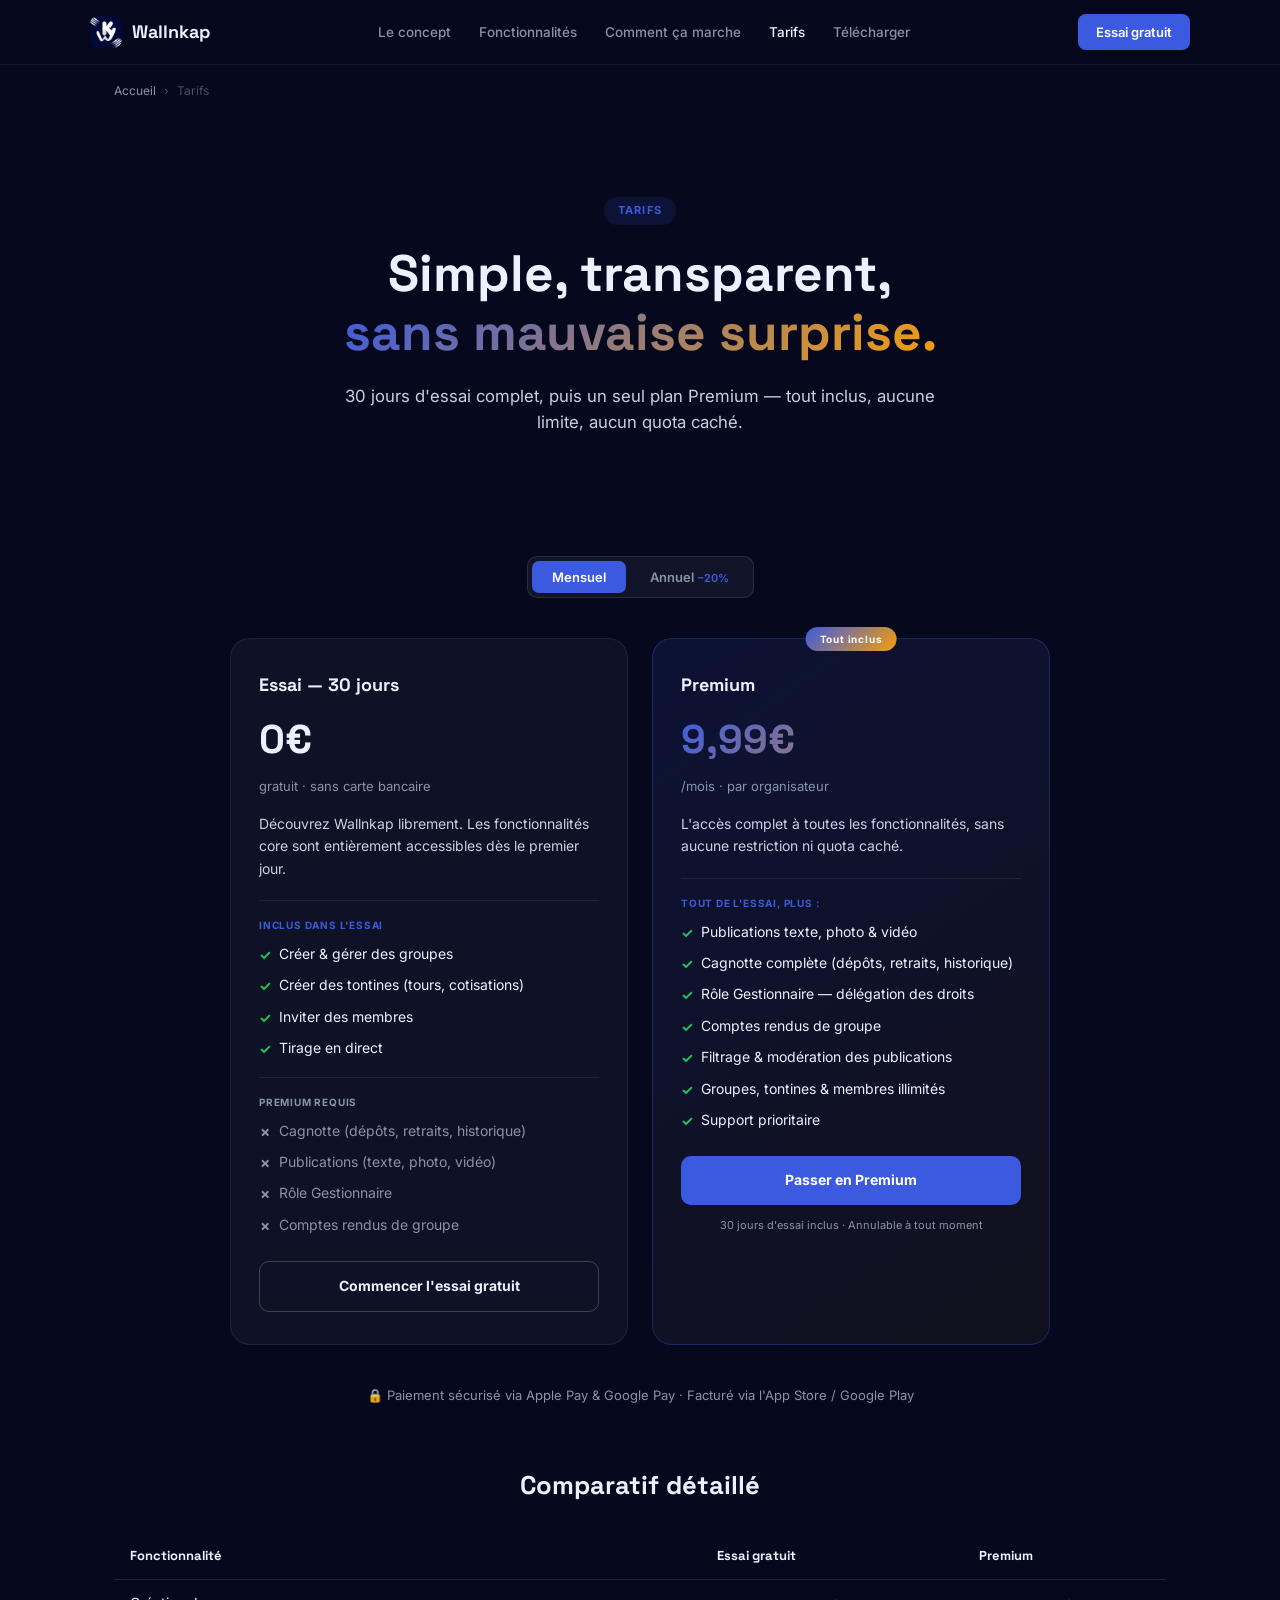
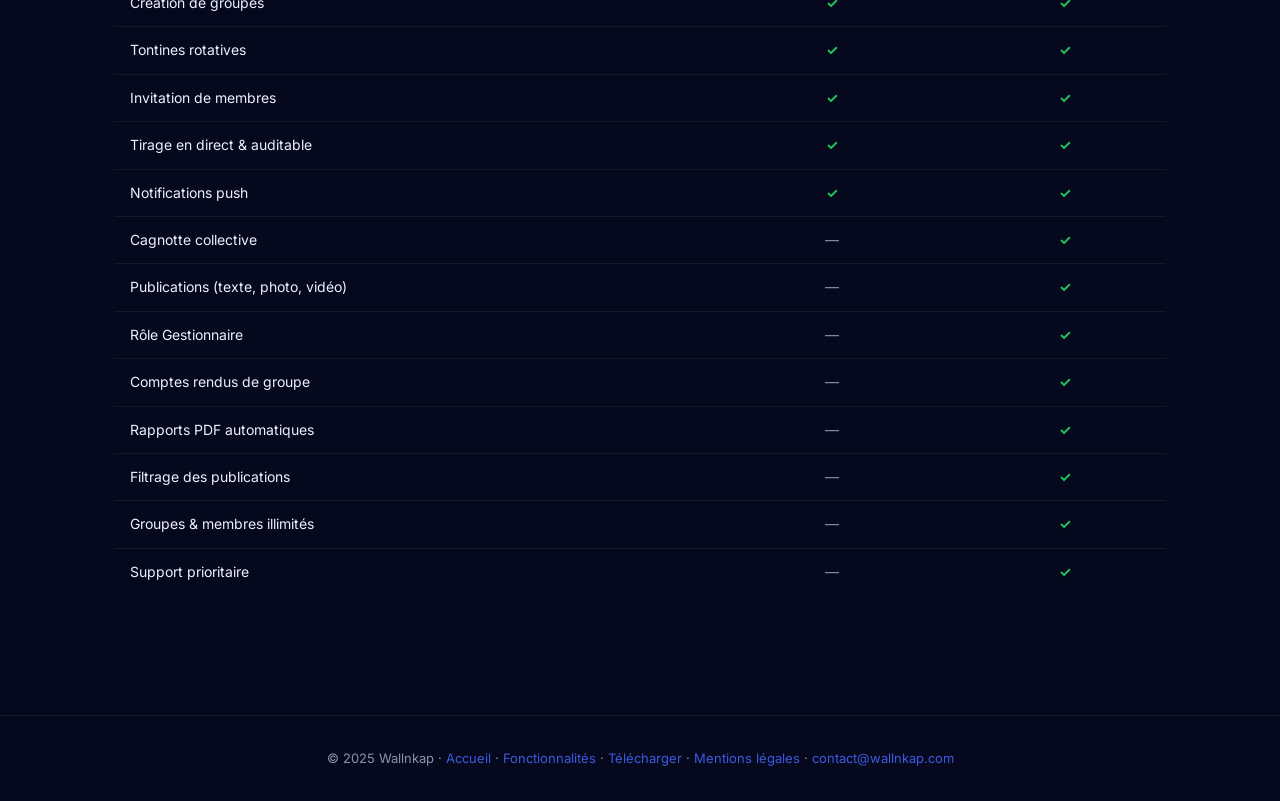
<file: tarifs.html>
<!DOCTYPE html>
<html lang="fr">
<head>
  <meta charset="UTF-8">
  <meta name="viewport" content="width=device-width, initial-scale=1.0">
  <title>Tarifs Wallnkap — Essai gratuit 30 jours · Premium 9,99€/mois</title>
  <meta name="description" content="Wallnkap : essai gratuit 30 jours sans carte bancaire, puis Premium à 9,99€/mois ou 95,90€/an. Fonctionnalités illimitées, groupes illimités, support prioritaire.">
  <meta name="robots" content="index, follow">
  <link rel="canonical" href="https://wallnkap.com/tarifs">
  <meta property="og:type" content="website">
  <meta property="og:url" content="https://wallnkap.com/tarifs">
  <meta property="og:site_name" content="Wallnkap">
  <meta property="og:title" content="Tarifs Wallnkap — Essai gratuit 30 jours · Premium 9,99€/mois">
  <meta property="og:description" content="Deux plans clairs : essai gratuit 30 jours (sans carte) puis Premium tout inclus à 9,99€/mois. Aucune surprise cachée.">
  <meta property="og:image" content="https://wallnkap.com/images/banniere.png">
  <link rel="icon" href="/favicon.png">
  <link rel="preconnect" href="https://fonts.googleapis.com">
  <link rel="preconnect" href="https://fonts.gstatic.com" crossorigin>
  <link href="https://fonts.googleapis.com/css2?family=Space+Grotesk:wght@400;500;600;700;800&family=Inter:wght@300;400;500;600&display=swap" rel="stylesheet">
  <style>
    *,*::before,*::after{box-sizing:border-box;margin:0;padding:0}
    :root{
      --bg:#06091E;--blue:#1A2FBE;--blue2:#3C5AE0;--gold:#F59E0B;
      --text:#EDF0FF;--muted:#8893A8;--silver:#C8D0E0;
      --grad:linear-gradient(135deg,#3C5AE0 0%,#F59E0B 100%);
    }
    html{scroll-behavior:smooth}
    body{background:var(--bg);color:var(--text);font-family:'Inter',sans-serif;line-height:1.6;min-height:100vh}
    nav{position:sticky;top:0;z-index:100;background:rgba(6,9,30,.92);backdrop-filter:blur(18px);border-bottom:1px solid rgba(255,255,255,.06);padding:0 24px}
    .nav-inner{max-width:1100px;margin:0 auto;height:64px;display:flex;align-items:center;justify-content:space-between}
    .nav-logo{display:flex;align-items:center;gap:10px;text-decoration:none;color:var(--text);font-family:'Space Grotesk',sans-serif;font-weight:700;font-size:18px}
    .nav-logo img{width:32px;height:32px;border-radius:8px;object-fit:cover}
    .nav-links{display:flex;gap:28px;list-style:none}
    .nav-links a{color:var(--muted);text-decoration:none;font-size:13.5px;font-weight:500;transition:color .2s}
    .nav-links a:hover,.nav-links a.active{color:var(--text)}
    .nav-cta{background:var(--blue2);color:#fff;padding:8px 18px;border-radius:8px;font-size:13px;font-weight:600;text-decoration:none}
    .page-hero{padding:80px 24px 60px;text-align:center;max-width:800px;margin:0 auto}
    .s-label{display:inline-block;font-size:11px;font-weight:700;letter-spacing:.12em;text-transform:uppercase;color:var(--blue2);background:rgba(60,90,224,.12);padding:5px 14px;border-radius:20px;margin-bottom:20px}
    .page-title{font-family:'Space Grotesk',sans-serif;font-weight:800;font-size:clamp(2rem,5vw,3.2rem);line-height:1.15;margin-bottom:20px}
    .grad{background:var(--grad);-webkit-background-clip:text;-webkit-text-fill-color:transparent;background-clip:text}
    .page-desc{font-size:1.05rem;color:var(--silver);max-width:600px;margin:0 auto}
    .section{max-width:1100px;margin:0 auto;padding:60px 24px}
    .breadcrumb{display:flex;align-items:center;gap:8px;font-size:12px;color:var(--muted);padding:16px 24px;max-width:1100px;margin:0 auto}
    .breadcrumb a{color:var(--muted);text-decoration:none}
    .breadcrumb span{opacity:.5}

    /* TOGGLE */
    .toggle-wrap{display:flex;justify-content:center;margin-bottom:40px}
    .pt-toggle{background:rgba(255,255,255,.05);border:1px solid rgba(255,255,255,.1);border-radius:10px;padding:4px;display:inline-flex;gap:4px}
    .pt-btn{background:none;border:none;color:var(--muted);font-family:'Inter',sans-serif;font-size:13px;font-weight:600;padding:8px 20px;border-radius:7px;cursor:pointer;transition:.2s}
    .pt-btn.on{background:var(--blue2);color:#fff}

    /* PRICE CARDS */
    .price-grid{display:grid;grid-template-columns:1fr 1fr;gap:24px;max-width:820px;margin:0 auto 40px}
    .price-card{background:rgba(255,255,255,.04);border:1px solid rgba(255,255,255,.07);border-radius:20px;padding:32px 28px;position:relative}
    .price-card.hot{background:linear-gradient(145deg,rgba(60,90,224,.12),rgba(245,158,11,.05));border-color:rgba(60,90,224,.3)}
    .pop-badge{position:absolute;top:-12px;left:50%;transform:translateX(-50%);background:var(--grad);color:#fff;font-size:10px;font-weight:700;letter-spacing:.08em;padding:4px 14px;border-radius:20px;white-space:nowrap}
    .plan-name{font-family:'Space Grotesk',sans-serif;font-weight:700;font-size:18px;margin-bottom:8px}
    .plan-price{font-family:'Space Grotesk',sans-serif;font-weight:800;font-size:40px;margin-bottom:4px}
    .gp{background:var(--grad);-webkit-background-clip:text;-webkit-text-fill-color:transparent;background-clip:text}
    .plan-period{font-size:13px;color:var(--muted);margin-bottom:16px}
    .plan-desc{font-size:14px;color:var(--silver);margin-bottom:20px;line-height:1.6}
    .plan-div{height:1px;background:rgba(255,255,255,.07);margin:16px 0}
    .plan-section-label{font-size:10px;font-weight:700;letter-spacing:.08em;margin-bottom:10px}
    .plan-feat{display:flex;align-items:flex-start;gap:8px;margin-bottom:8px;font-size:14px}
    .pf-ok{color:#22C55E;font-weight:700;flex-shrink:0;margin-top:1px}
    .pf-no{color:var(--muted);font-weight:700;flex-shrink:0;margin-top:1px}
    .plan-cta{display:block;text-align:center;padding:13px 20px;border-radius:10px;font-size:14px;font-weight:700;text-decoration:none;margin-top:24px;transition:.2s}
    .cta-out{border:1px solid rgba(255,255,255,.2);color:var(--text)}
    .cta-out:hover{border-color:rgba(255,255,255,.4)}
    .cta-fill{background:var(--blue2);color:#fff}
    .cta-fill:hover{opacity:.85}
    .payment-note{text-align:center;color:var(--muted);font-size:13px;margin-bottom:60px}

    /* COMPARISON TABLE */
    .comp-title{font-family:'Space Grotesk',sans-serif;font-weight:800;font-size:1.6rem;margin-bottom:28px;text-align:center}
    .comp-table{width:100%;border-collapse:collapse;margin-bottom:60px}
    .comp-table th{font-family:'Space Grotesk',sans-serif;font-weight:700;padding:12px 16px;text-align:left;border-bottom:1px solid rgba(255,255,255,.1);font-size:13px}
    .comp-table td{padding:12px 16px;border-bottom:1px solid rgba(255,255,255,.06);font-size:14px;color:var(--silver)}
    .comp-table tr:last-child td{border-bottom:none}
    .comp-table .ok{color:#22C55E;font-weight:700}
    .comp-table .no{color:var(--muted)}
    .comp-table .feat{color:var(--text)}
    .col-h{text-align:center}

    footer{border-top:1px solid rgba(255,255,255,.06);padding:32px 24px;text-align:center;color:var(--muted);font-size:13px}
    footer a{color:var(--blue2);text-decoration:none}
    @media(max-width:768px){.nav-links{display:none}.price-grid{grid-template-columns:1fr}.comp-table{font-size:12px}}
  </style>
  <script type="application/ld+json">
  {
    "@context": "https://schema.org",
    "@graph": [
      {
        "@type": "WebPage",
        "@id": "https://wallnkap.com/tarifs",
        "url": "https://wallnkap.com/tarifs",
        "name": "Tarifs Wallnkap — Essai gratuit 30 jours · Premium 9,99€/mois",
        "description": "Wallnkap : essai gratuit 30 jours sans carte, puis Premium 9,99€/mois ou 95,90€/an. Fonctionnalités illimitées.",
        "isPartOf": {"@id": "https://wallnkap.com/#website"},
        "inLanguage": "fr-FR",
        "breadcrumb": {
          "@type": "BreadcrumbList",
          "itemListElement": [
            {"@type": "ListItem", "position": 1, "name": "Accueil", "item": "https://wallnkap.com/"},
            {"@type": "ListItem", "position": 2, "name": "Tarifs", "item": "https://wallnkap.com/tarifs"}
          ]
        }
      },
      {
        "@type": "Product",
        "name": "Wallnkap Premium",
        "description": "Accès complet à toutes les fonctionnalités Wallnkap — tontines, cagnottes, publications, rapports PDF, membres illimités.",
        "brand": {"@type": "Brand", "name": "Wallnkap"},
        "offers": [
          {
            "@type": "Offer",
            "name": "Premium mensuel",
            "price": "9.99",
            "priceCurrency": "EUR",
            "priceSpecification": {"@type": "UnitPriceSpecification", "price": "9.99", "priceCurrency": "EUR", "unitCode": "MON"},
            "availability": "https://schema.org/InStock"
          },
          {
            "@type": "Offer",
            "name": "Premium annuel",
            "price": "95.90",
            "priceCurrency": "EUR",
            "priceSpecification": {"@type": "UnitPriceSpecification", "price": "95.90", "priceCurrency": "EUR", "unitCode": "ANN"},
            "availability": "https://schema.org/InStock"
          }
        ]
      }
    ]
  }
  </script>
</head>
<body>
  <nav>
    <div class="nav-inner">
      <a href="/" class="nav-logo">
        <img src="/images/logo.jpg" alt="Wallnkap">
        Wallnkap
      </a>
      <ul class="nav-links">
        <li><a href="/concept">Le concept</a></li>
        <li><a href="/fonctionnalites">Fonctionnalités</a></li>
        <li><a href="/comment-ca-marche">Comment ça marche</a></li>
        <li><a href="/tarifs" class="active">Tarifs</a></li>
        <li><a href="/telecharger">Télécharger</a></li>
      </ul>
      <a href="/telecharger" class="nav-cta">Essai gratuit</a>
    </div>
  </nav>

  <div class="breadcrumb">
    <a href="/">Accueil</a>
    <span>›</span>
    <span>Tarifs</span>
  </div>

  <div class="page-hero">
    <span class="s-label">Tarifs</span>
    <h1 class="page-title">Simple, transparent,<br><span class="grad">sans mauvaise surprise.</span></h1>
    <p class="page-desc">30 jours d'essai complet, puis un seul plan Premium — tout inclus, aucune limite, aucun quota caché.</p>
  </div>

  <div class="section">
    <div class="toggle-wrap">
      <div class="pt-toggle">
        <button class="pt-btn on" id="ptM">Mensuel</button>
        <button class="pt-btn" id="ptY">Annuel <span style="color:var(--blue2);font-size:11px">−20%</span></button>
      </div>
    </div>

    <div class="price-grid">
      <div class="price-card">
        <div class="plan-name">Essai — 30 jours</div>
        <div class="plan-price">0€</div>
        <div class="plan-period">gratuit · sans carte bancaire</div>
        <div class="plan-desc">Découvrez Wallnkap librement. Les fonctionnalités core sont entièrement accessibles dès le premier jour.</div>
        <div class="plan-div"></div>
        <div class="plan-section-label" style="color:var(--blue2)">INCLUS DANS L'ESSAI</div>
        <div class="plan-feat"><span class="pf-ok">✓</span> Créer & gérer des groupes</div>
        <div class="plan-feat"><span class="pf-ok">✓</span> Créer des tontines (tours, cotisations)</div>
        <div class="plan-feat"><span class="pf-ok">✓</span> Inviter des membres</div>
        <div class="plan-feat"><span class="pf-ok">✓</span> Tirage en direct</div>
        <div class="plan-div"></div>
        <div class="plan-section-label" style="color:var(--muted)">PREMIUM REQUIS</div>
        <div class="plan-feat"><span class="pf-no">✗</span> <span style="color:var(--muted)">Cagnotte (dépôts, retraits, historique)</span></div>
        <div class="plan-feat"><span class="pf-no">✗</span> <span style="color:var(--muted)">Publications (texte, photo, vidéo)</span></div>
        <div class="plan-feat"><span class="pf-no">✗</span> <span style="color:var(--muted)">Rôle Gestionnaire</span></div>
        <div class="plan-feat"><span class="pf-no">✗</span> <span style="color:var(--muted)">Comptes rendus de groupe</span></div>
        <a href="/telecharger" class="plan-cta cta-out">Commencer l'essai gratuit</a>
      </div>

      <div class="price-card hot">
        <div class="pop-badge">Tout inclus</div>
        <div class="plan-name">Premium</div>
        <div class="plan-price gp" id="pPrice">9,99€</div>
        <div class="plan-period" id="pPeriod">/mois · par organisateur</div>
        <div class="plan-desc">L'accès complet à toutes les fonctionnalités, sans aucune restriction ni quota caché.</div>
        <div class="plan-div"></div>
        <div class="plan-section-label" style="color:var(--blue2)">TOUT DE L'ESSAI, PLUS :</div>
        <div class="plan-feat"><span class="pf-ok">✓</span> Publications texte, photo & vidéo</div>
        <div class="plan-feat"><span class="pf-ok">✓</span> Cagnotte complète (dépôts, retraits, historique)</div>
        <div class="plan-feat"><span class="pf-ok">✓</span> Rôle Gestionnaire — délégation des droits</div>
        <div class="plan-feat"><span class="pf-ok">✓</span> Comptes rendus de groupe</div>
        <div class="plan-feat"><span class="pf-ok">✓</span> Filtrage & modération des publications</div>
        <div class="plan-feat"><span class="pf-ok">✓</span> Groupes, tontines & membres illimités</div>
        <div class="plan-feat"><span class="pf-ok">✓</span> Support prioritaire</div>
        <a href="/telecharger" class="plan-cta cta-fill">Passer en Premium</a>
        <p style="text-align:center;font-size:11px;color:var(--muted);margin-top:12px">30 jours d'essai inclus · Annulable à tout moment</p>
      </div>
    </div>

    <p class="payment-note">🔒 Paiement sécurisé via Apple Pay & Google Pay · Facturé via l'App Store / Google Play</p>

    <h2 class="comp-title">Comparatif détaillé</h2>
    <table class="comp-table">
      <thead>
        <tr>
          <th>Fonctionnalité</th>
          <th class="col-h">Essai gratuit</th>
          <th class="col-h">Premium</th>
        </tr>
      </thead>
      <tbody>
        <tr><td class="feat">Création de groupes</td><td class="ok col-h">✓</td><td class="ok col-h">✓</td></tr>
        <tr><td class="feat">Tontines rotatives</td><td class="ok col-h">✓</td><td class="ok col-h">✓</td></tr>
        <tr><td class="feat">Invitation de membres</td><td class="ok col-h">✓</td><td class="ok col-h">✓</td></tr>
        <tr><td class="feat">Tirage en direct & auditable</td><td class="ok col-h">✓</td><td class="ok col-h">✓</td></tr>
        <tr><td class="feat">Notifications push</td><td class="ok col-h">✓</td><td class="ok col-h">✓</td></tr>
        <tr><td class="feat">Cagnotte collective</td><td class="no col-h">—</td><td class="ok col-h">✓</td></tr>
        <tr><td class="feat">Publications (texte, photo, vidéo)</td><td class="no col-h">—</td><td class="ok col-h">✓</td></tr>
        <tr><td class="feat">Rôle Gestionnaire</td><td class="no col-h">—</td><td class="ok col-h">✓</td></tr>
        <tr><td class="feat">Comptes rendus de groupe</td><td class="no col-h">—</td><td class="ok col-h">✓</td></tr>
        <tr><td class="feat">Rapports PDF automatiques</td><td class="no col-h">—</td><td class="ok col-h">✓</td></tr>
        <tr><td class="feat">Filtrage des publications</td><td class="no col-h">—</td><td class="ok col-h">✓</td></tr>
        <tr><td class="feat">Groupes & membres illimités</td><td class="no col-h">—</td><td class="ok col-h">✓</td></tr>
        <tr><td class="feat">Support prioritaire</td><td class="no col-h">—</td><td class="ok col-h">✓</td></tr>
      </tbody>
    </table>
  </div>

  <footer>
    <p>&copy; 2025 Wallnkap · <a href="/">Accueil</a> · <a href="/fonctionnalites">Fonctionnalités</a> · <a href="/telecharger">Télécharger</a> · <a href="/#legal">Mentions légales</a> · <a href="mailto:contact@wallnkap.com">contact@wallnkap.com</a></p>
  </footer>

  <script>
    const ptM=document.getElementById('ptM'),ptY=document.getElementById('ptY');
    const pPrice=document.getElementById('pPrice'),pPeriod=document.getElementById('pPeriod');
    ptM.addEventListener('click',()=>{ptM.classList.add('on');ptY.classList.remove('on');pPrice.textContent='9,99€';pPeriod.textContent='/mois · par organisateur'});
    ptY.addEventListener('click',()=>{ptY.classList.add('on');ptM.classList.remove('on');pPrice.textContent='95,90€';pPeriod.textContent='/an · par organisateur (−20%)'});
  </script>
</body>
</html>
</file>
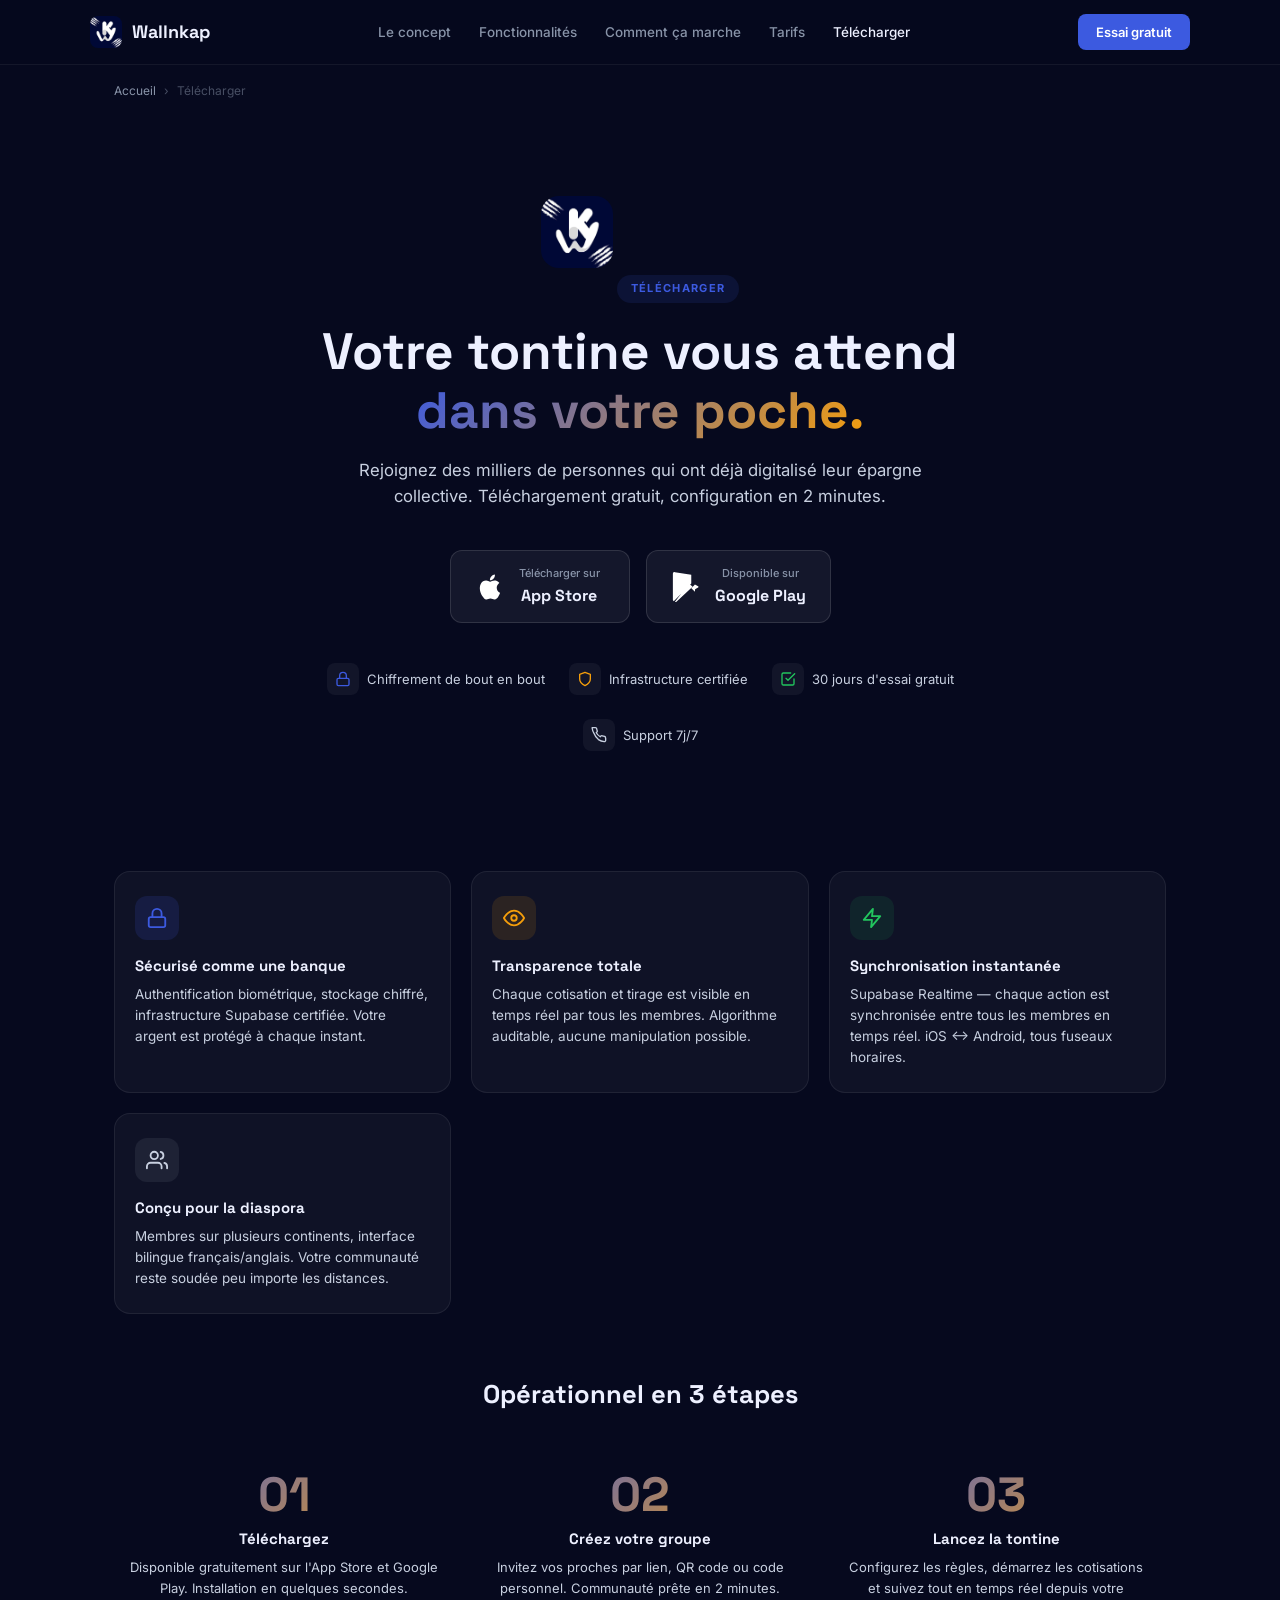
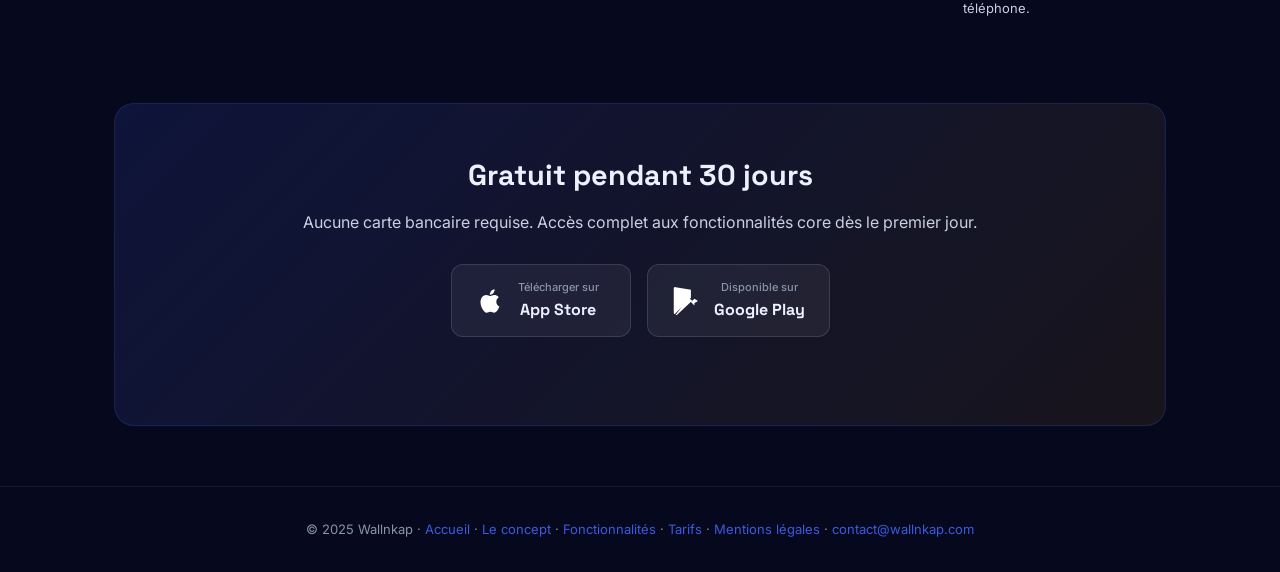
<file: telecharger.html>
<!DOCTYPE html>
<html lang="fr">
<head>
  <meta charset="UTF-8">
  <meta name="viewport" content="width=device-width, initial-scale=1.0">
  <title>Télécharger Wallnkap — App Store iOS & Google Play Android | Essai gratuit 30 jours</title>
  <meta name="description" content="Téléchargez Wallnkap gratuitement sur l'App Store (iOS) et Google Play (Android). 30 jours d'essai gratuit, sans carte bancaire. Tontine digitale & épargne collective.">
  <meta name="robots" content="index, follow">
  <link rel="canonical" href="https://wallnkap.com/telecharger">
  <meta property="og:type" content="website">
  <meta property="og:url" content="https://wallnkap.com/telecharger">
  <meta property="og:site_name" content="Wallnkap">
  <meta property="og:title" content="Télécharger Wallnkap — iOS & Android | Essai gratuit 30 jours">
  <meta property="og:description" content="Disponible sur App Store et Google Play. Tontine digitale, épargne rotative, groupes illimités. 30 jours d'essai gratuit sans carte bancaire.">
  <meta property="og:image" content="https://wallnkap.com/images/banniere.png">
  <link rel="icon" href="/favicon.png">
  <link rel="preconnect" href="https://fonts.googleapis.com">
  <link rel="preconnect" href="https://fonts.gstatic.com" crossorigin>
  <link href="https://fonts.googleapis.com/css2?family=Space+Grotesk:wght@400;500;600;700;800&family=Inter:wght@300;400;500;600&display=swap" rel="stylesheet">
  <style>
    *,*::before,*::after{box-sizing:border-box;margin:0;padding:0}
    :root{
      --bg:#06091E;--blue:#1A2FBE;--blue2:#3C5AE0;--gold:#F59E0B;
      --text:#EDF0FF;--muted:#8893A8;--silver:#C8D0E0;
      --grad:linear-gradient(135deg,#3C5AE0 0%,#F59E0B 100%);
    }
    html{scroll-behavior:smooth}
    body{background:var(--bg);color:var(--text);font-family:'Inter',sans-serif;line-height:1.6;min-height:100vh}
    nav{position:sticky;top:0;z-index:100;background:rgba(6,9,30,.92);backdrop-filter:blur(18px);border-bottom:1px solid rgba(255,255,255,.06);padding:0 24px}
    .nav-inner{max-width:1100px;margin:0 auto;height:64px;display:flex;align-items:center;justify-content:space-between}
    .nav-logo{display:flex;align-items:center;gap:10px;text-decoration:none;color:var(--text);font-family:'Space Grotesk',sans-serif;font-weight:700;font-size:18px}
    .nav-logo img{width:32px;height:32px;border-radius:8px;object-fit:cover}
    .nav-links{display:flex;gap:28px;list-style:none}
    .nav-links a{color:var(--muted);text-decoration:none;font-size:13.5px;font-weight:500;transition:color .2s}
    .nav-links a:hover,.nav-links a.active{color:var(--text)}
    .nav-cta{background:var(--blue2);color:#fff;padding:8px 18px;border-radius:8px;font-size:13px;font-weight:600;text-decoration:none}
    .breadcrumb{display:flex;align-items:center;gap:8px;font-size:12px;color:var(--muted);padding:16px 24px;max-width:1100px;margin:0 auto}
    .breadcrumb a{color:var(--muted);text-decoration:none}
    .breadcrumb span{opacity:.5}

    /* HERO */
    .dl-hero{text-align:center;padding:80px 24px 60px;max-width:800px;margin:0 auto}
    .dl-hero img.dl-logo{width:72px;height:72px;border-radius:18px;object-fit:cover;margin-bottom:24px}
    .s-label{display:inline-block;font-size:11px;font-weight:700;letter-spacing:.12em;text-transform:uppercase;color:var(--blue2);background:rgba(60,90,224,.12);padding:5px 14px;border-radius:20px;margin-bottom:20px}
    .dl-title{font-family:'Space Grotesk',sans-serif;font-weight:800;font-size:clamp(2rem,5vw,3.2rem);line-height:1.15;margin-bottom:16px}
    .grad{background:var(--grad);-webkit-background-clip:text;-webkit-text-fill-color:transparent;background-clip:text}
    .dl-desc{font-size:1.05rem;color:var(--silver);max-width:580px;margin:0 auto 40px}

    /* APP BADGES */
    .app-badges{display:flex;justify-content:center;gap:16px;flex-wrap:wrap;margin-bottom:40px}
    .app-badge{display:flex;align-items:center;gap:14px;background:rgba(255,255,255,.06);border:1px solid rgba(255,255,255,.12);border-radius:12px;padding:14px 24px;text-decoration:none;color:var(--text);transition:border-color .2s,background .2s;min-width:180px}
    .app-badge:hover{border-color:rgba(60,90,224,.4);background:rgba(60,90,224,.08)}
    .ab-sub{font-size:11px;color:var(--muted);font-weight:500}
    .ab-store{font-family:'Space Grotesk',sans-serif;font-weight:700;font-size:16px}

    /* TRUST */
    .trust-signals{display:flex;justify-content:center;gap:24px;flex-wrap:wrap;margin-bottom:60px}
    .trust-item{display:flex;align-items:center;gap:8px;font-size:13px;color:var(--silver)}
    .trust-icon{width:32px;height:32px;border-radius:8px;background:rgba(255,255,255,.05);display:flex;align-items:center;justify-content:center}

    /* SECTION */
    .section{max-width:1100px;margin:0 auto;padding:0 24px 60px}

    /* WHY */
    .why-grid{display:grid;grid-template-columns:repeat(auto-fit,minmax(260px,1fr));gap:20px;margin-bottom:60px}
    .why-card{background:rgba(255,255,255,.04);border:1px solid rgba(255,255,255,.07);border-radius:16px;padding:24px 20px}
    .why-icon{width:44px;height:44px;border-radius:12px;display:flex;align-items:center;justify-content:center;margin-bottom:14px}
    .wi-b{background:rgba(60,90,224,.15)}
    .wi-g{background:rgba(34,197,94,.1)}
    .wi-gold{background:rgba(245,158,11,.12)}
    .wi-s{background:rgba(200,208,224,.08)}
    .why-title{font-family:'Space Grotesk',sans-serif;font-weight:700;font-size:15px;margin-bottom:6px}
    .why-desc{font-size:13.5px;color:var(--silver);line-height:1.55}

    /* STEPS MINI */
    .steps-mini{display:grid;grid-template-columns:repeat(auto-fit,minmax(220px,1fr));gap:16px;margin-bottom:60px}
    .step-mini{text-align:center;padding:24px 16px}
    .step-num{font-family:'Space Grotesk',sans-serif;font-weight:800;font-size:48px;background:var(--grad);-webkit-background-clip:text;-webkit-text-fill-color:transparent;background-clip:text;line-height:1;margin-bottom:8px}
    .step-mini-title{font-family:'Space Grotesk',sans-serif;font-weight:700;font-size:15px;margin-bottom:6px}
    .step-mini-desc{font-size:13px;color:var(--silver)}

    /* CTA BOTTOM */
    .cta-bottom{background:linear-gradient(135deg,rgba(60,90,224,.15),rgba(245,158,11,.08));border:1px solid rgba(60,90,224,.2);border-radius:20px;padding:48px 32px;text-align:center;margin-bottom:0}
    .cta-title{font-family:'Space Grotesk',sans-serif;font-weight:800;font-size:1.8rem;margin-bottom:12px}
    .cta-desc{color:var(--silver);margin-bottom:28px}

    footer{border-top:1px solid rgba(255,255,255,.06);padding:32px 24px;text-align:center;color:var(--muted);font-size:13px}
    footer a{color:var(--blue2);text-decoration:none}
    @media(max-width:768px){.nav-links{display:none}.trust-signals{gap:12px}}
  </style>
  <script type="application/ld+json">
  {
    "@context": "https://schema.org",
    "@graph": [
      {
        "@type": "MobileApplication",
        "name": "Wallnkap",
        "operatingSystem": ["iOS", "Android"],
        "applicationCategory": "FinanceApplication",
        "description": "Application mobile de tontine digitale et d'épargne rotative. Gérez vos groupes, cotisations et tirages en toute sécurité.",
        "screenshot": "https://wallnkap.com/images/banniere.png",
        "offers": [
          {"@type": "Offer", "price": "0", "priceCurrency": "EUR", "name": "Essai gratuit 30 jours"},
          {"@type": "Offer", "price": "9.99", "priceCurrency": "EUR", "name": "Premium mensuel"}
        ]
      },
      {
        "@type": "WebPage",
        "@id": "https://wallnkap.com/telecharger",
        "url": "https://wallnkap.com/telecharger",
        "name": "Télécharger Wallnkap — App Store iOS & Google Play Android",
        "description": "Téléchargez Wallnkap gratuitement sur iOS et Android. 30 jours d'essai gratuit sans carte bancaire.",
        "isPartOf": {"@id": "https://wallnkap.com/#website"},
        "inLanguage": "fr-FR",
        "breadcrumb": {
          "@type": "BreadcrumbList",
          "itemListElement": [
            {"@type": "ListItem", "position": 1, "name": "Accueil", "item": "https://wallnkap.com/"},
            {"@type": "ListItem", "position": 2, "name": "Télécharger", "item": "https://wallnkap.com/telecharger"}
          ]
        }
      }
    ]
  }
  </script>
</head>
<body>
  <nav>
    <div class="nav-inner">
      <a href="/" class="nav-logo">
        <img src="/images/logo.jpg" alt="Wallnkap">
        Wallnkap
      </a>
      <ul class="nav-links">
        <li><a href="/concept">Le concept</a></li>
        <li><a href="/fonctionnalites">Fonctionnalités</a></li>
        <li><a href="/comment-ca-marche">Comment ça marche</a></li>
        <li><a href="/tarifs">Tarifs</a></li>
        <li><a href="/telecharger" class="active">Télécharger</a></li>
      </ul>
      <a href="/telecharger" class="nav-cta">Essai gratuit</a>
    </div>
  </nav>

  <div class="breadcrumb">
    <a href="/">Accueil</a>
    <span>›</span>
    <span>Télécharger</span>
  </div>

  <div class="dl-hero">
    <img src="/images/logo.jpg" alt="Wallnkap" class="dl-logo" loading="lazy">
    <span class="s-label">Télécharger</span>
    <h1 class="dl-title">Votre tontine vous attend<br><span class="grad">dans votre poche.</span></h1>
    <p class="dl-desc">Rejoignez des milliers de personnes qui ont déjà digitalisé leur épargne collective. Téléchargement gratuit, configuration en 2 minutes.</p>
    <div class="app-badges">
      <a href="#" class="app-badge" aria-label="Télécharger Wallnkap sur l'App Store iOS">
        <svg width="30" height="30" viewBox="0 0 24 24" fill="white"><path d="M18.71 19.5c-.83 1.24-1.71 2.45-3.05 2.47-1.34.03-1.77-.79-3.29-.79-1.53 0-2 .77-3.27.82-1.31.05-2.3-1.32-3.14-2.53C4.25 17 2.94 12.45 4.7 9.39c.87-1.52 2.43-2.48 4.12-2.51 1.28-.02 2.5.87 3.29.87.78 0 2.26-1.07 3.8-.91.65.03 2.47.26 3.64 1.98-.09.06-2.17 1.28-2.15 3.81.03 3.02 2.65 4.03 2.68 4.04-.03.07-.42 1.44-1.38 2.83M13 3.5c.73-.83 1.94-1.46 2.94-1.5.13 1.17-.34 2.35-1.04 3.19-.69.85-1.83 1.51-2.95 1.42-.15-1.15.41-2.35 1.05-3.11z"/></svg>
        <div><div class="ab-sub">Télécharger sur</div><div class="ab-store">App Store</div></div>
      </a>
      <a href="#" class="app-badge" aria-label="Télécharger Wallnkap sur Google Play Android">
        <svg width="30" height="30" viewBox="0 0 24 24" fill="white"><path d="M3.18 23.76c.3.17.64.24.98.2l13.08-12.08-2.74-2.74-11.32 14.62zm16.1-9.96l2.38-1.38c.45-.26.45-.69 0-.95l-2.5-1.44-2.89 2.89 2.89 2.89zm-3.07-11.52L3.14.23c-.35-.2-.74-.2-1.04-.03l11.54 11.54 2.57-2.57v.01zM2.1.23c-.38.22-.6.6-.6 1.1v20.84c0 .49.22.88.6 1.1l.1.06 11.66-11.66v-.27L2.1.23z"/></svg>
        <div><div class="ab-sub">Disponible sur</div><div class="ab-store">Google Play</div></div>
      </a>
    </div>
    <div class="trust-signals">
      <div class="trust-item">
        <div class="trust-icon"><svg width="16" height="16" viewBox="0 0 24 24" fill="none" stroke="var(--blue2)" stroke-width="2" stroke-linecap="round" stroke-linejoin="round"><rect x="3" y="11" width="18" height="11" rx="2"/><path d="M7 11V7a5 5 0 0 1 10 0v4"/></svg></div>
        Chiffrement de bout en bout
      </div>
      <div class="trust-item">
        <div class="trust-icon"><svg width="16" height="16" viewBox="0 0 24 24" fill="none" stroke="var(--gold)" stroke-width="2" stroke-linecap="round" stroke-linejoin="round"><path d="M12 22s8-4 8-10V5l-8-3-8 3v7c0 6 8 10 8 10z"/></svg></div>
        Infrastructure certifiée
      </div>
      <div class="trust-item">
        <div class="trust-icon"><svg width="16" height="16" viewBox="0 0 24 24" fill="none" stroke="#22C55E" stroke-width="2" stroke-linecap="round" stroke-linejoin="round"><polyline points="9 11 12 14 22 4"/><path d="M21 12v7a2 2 0 0 1-2 2H5a2 2 0 0 1-2-2V5a2 2 0 0 1 2-2h11"/></svg></div>
        30 jours d'essai gratuit
      </div>
      <div class="trust-item">
        <div class="trust-icon"><svg width="16" height="16" viewBox="0 0 24 24" fill="none" stroke="var(--silver)" stroke-width="2" stroke-linecap="round" stroke-linejoin="round"><path d="M22 16.92v3a2 2 0 0 1-2.18 2 19.79 19.79 0 0 1-8.63-3.07A19.5 19.5 0 0 1 4.69 9.81a19.79 19.79 0 0 1-3.07-8.67A2 2 0 0 1 3.6 1h3a2 2 0 0 1 2 1.72c.127.96.361 1.903.7 2.81a2 2 0 0 1-.45 2.11L7.91 8.6a16 16 0 0 0 6 6l.96-.96a2 2 0 0 1 2.11-.45c.907.339 1.85.573 2.81.7A2 2 0 0 1 21.73 16l.19.92z"/></svg></div>
        Support 7j/7
      </div>
    </div>
  </div>

  <div class="section">
    <div class="why-grid">
      <div class="why-card">
        <div class="why-icon wi-b">
          <svg width="22" height="22" viewBox="0 0 24 24" fill="none" stroke="var(--blue2)" stroke-width="2" stroke-linecap="round" stroke-linejoin="round"><rect x="3" y="11" width="18" height="11" rx="2"/><path d="M7 11V7a5 5 0 0 1 10 0v4"/></svg>
        </div>
        <div class="why-title">Sécurisé comme une banque</div>
        <div class="why-desc">Authentification biométrique, stockage chiffré, infrastructure Supabase certifiée. Votre argent est protégé à chaque instant.</div>
      </div>
      <div class="why-card">
        <div class="why-icon wi-gold">
          <svg width="22" height="22" viewBox="0 0 24 24" fill="none" stroke="var(--gold)" stroke-width="2" stroke-linecap="round" stroke-linejoin="round"><path d="M1 12s4-8 11-8 11 8 11 8-4 8-11 8-11-8-11-8z"/><circle cx="12" cy="12" r="3"/></svg>
        </div>
        <div class="why-title">Transparence totale</div>
        <div class="why-desc">Chaque cotisation et tirage est visible en temps réel par tous les membres. Algorithme auditable, aucune manipulation possible.</div>
      </div>
      <div class="why-card">
        <div class="why-icon wi-g">
          <svg width="22" height="22" viewBox="0 0 24 24" fill="none" stroke="#22C55E" stroke-width="2" stroke-linecap="round" stroke-linejoin="round"><polygon points="13 2 3 14 12 14 11 22 21 10 12 10 13 2"/></svg>
        </div>
        <div class="why-title">Synchronisation instantanée</div>
        <div class="why-desc">Supabase Realtime — chaque action est synchronisée entre tous les membres en temps réel. iOS ↔ Android, tous fuseaux horaires.</div>
      </div>
      <div class="why-card">
        <div class="why-icon wi-s">
          <svg width="22" height="22" viewBox="0 0 24 24" fill="none" stroke="var(--silver)" stroke-width="2" stroke-linecap="round" stroke-linejoin="round"><path d="M17 21v-2a4 4 0 0 0-4-4H5a4 4 0 0 0-4 4v2"/><circle cx="9" cy="7" r="4"/><path d="M23 21v-2a4 4 0 0 0-3-3.87"/><path d="M16 3.13a4 4 0 0 1 0 7.75"/></svg>
        </div>
        <div class="why-title">Conçu pour la diaspora</div>
        <div class="why-desc">Membres sur plusieurs continents, interface bilingue français/anglais. Votre communauté reste soudée peu importe les distances.</div>
      </div>
    </div>

    <h2 style="font-family:'Space Grotesk',sans-serif;font-weight:800;font-size:1.6rem;text-align:center;margin-bottom:32px">Opérationnel en 3 étapes</h2>
    <div class="steps-mini">
      <div class="step-mini">
        <div class="step-num">01</div>
        <div class="step-mini-title">Téléchargez</div>
        <div class="step-mini-desc">Disponible gratuitement sur l'App Store et Google Play. Installation en quelques secondes.</div>
      </div>
      <div class="step-mini">
        <div class="step-num">02</div>
        <div class="step-mini-title">Créez votre groupe</div>
        <div class="step-mini-desc">Invitez vos proches par lien, QR code ou code personnel. Communauté prête en 2 minutes.</div>
      </div>
      <div class="step-mini">
        <div class="step-num">03</div>
        <div class="step-mini-title">Lancez la tontine</div>
        <div class="step-mini-desc">Configurez les règles, démarrez les cotisations et suivez tout en temps réel depuis votre téléphone.</div>
      </div>
    </div>

    <div class="cta-bottom">
      <h2 class="cta-title">Gratuit pendant 30 jours</h2>
      <p class="cta-desc" style="color:var(--silver);margin-bottom:28px">Aucune carte bancaire requise. Accès complet aux fonctionnalités core dès le premier jour.</p>
      <div class="app-badges">
        <a href="#" class="app-badge" aria-label="App Store">
          <svg width="28" height="28" viewBox="0 0 24 24" fill="white"><path d="M18.71 19.5c-.83 1.24-1.71 2.45-3.05 2.47-1.34.03-1.77-.79-3.29-.79-1.53 0-2 .77-3.27.82-1.31.05-2.3-1.32-3.14-2.53C4.25 17 2.94 12.45 4.7 9.39c.87-1.52 2.43-2.48 4.12-2.51 1.28-.02 2.5.87 3.29.87.78 0 2.26-1.07 3.8-.91.65.03 2.47.26 3.64 1.98-.09.06-2.17 1.28-2.15 3.81.03 3.02 2.65 4.03 2.68 4.04-.03.07-.42 1.44-1.38 2.83M13 3.5c.73-.83 1.94-1.46 2.94-1.5.13 1.17-.34 2.35-1.04 3.19-.69.85-1.83 1.51-2.95 1.42-.15-1.15.41-2.35 1.05-3.11z"/></svg>
          <div><div class="ab-sub">Télécharger sur</div><div class="ab-store">App Store</div></div>
        </a>
        <a href="#" class="app-badge" aria-label="Google Play">
          <svg width="28" height="28" viewBox="0 0 24 24" fill="white"><path d="M3.18 23.76c.3.17.64.24.98.2l13.08-12.08-2.74-2.74-11.32 14.62zm16.1-9.96l2.38-1.38c.45-.26.45-.69 0-.95l-2.5-1.44-2.89 2.89 2.89 2.89zm-3.07-11.52L3.14.23c-.35-.2-.74-.2-1.04-.03l11.54 11.54 2.57-2.57v.01zM2.1.23c-.38.22-.6.6-.6 1.1v20.84c0 .49.22.88.6 1.1l.1.06 11.66-11.66v-.27L2.1.23z"/></svg>
          <div><div class="ab-sub">Disponible sur</div><div class="ab-store">Google Play</div></div>
        </a>
      </div>
    </div>
  </div>

  <footer>
    <p>&copy; 2025 Wallnkap · <a href="/">Accueil</a> · <a href="/concept">Le concept</a> · <a href="/fonctionnalites">Fonctionnalités</a> · <a href="/tarifs">Tarifs</a> · <a href="/#legal">Mentions légales</a> · <a href="mailto:contact@wallnkap.com">contact@wallnkap.com</a></p>
  </footer>
</body>
</html>
</file>
